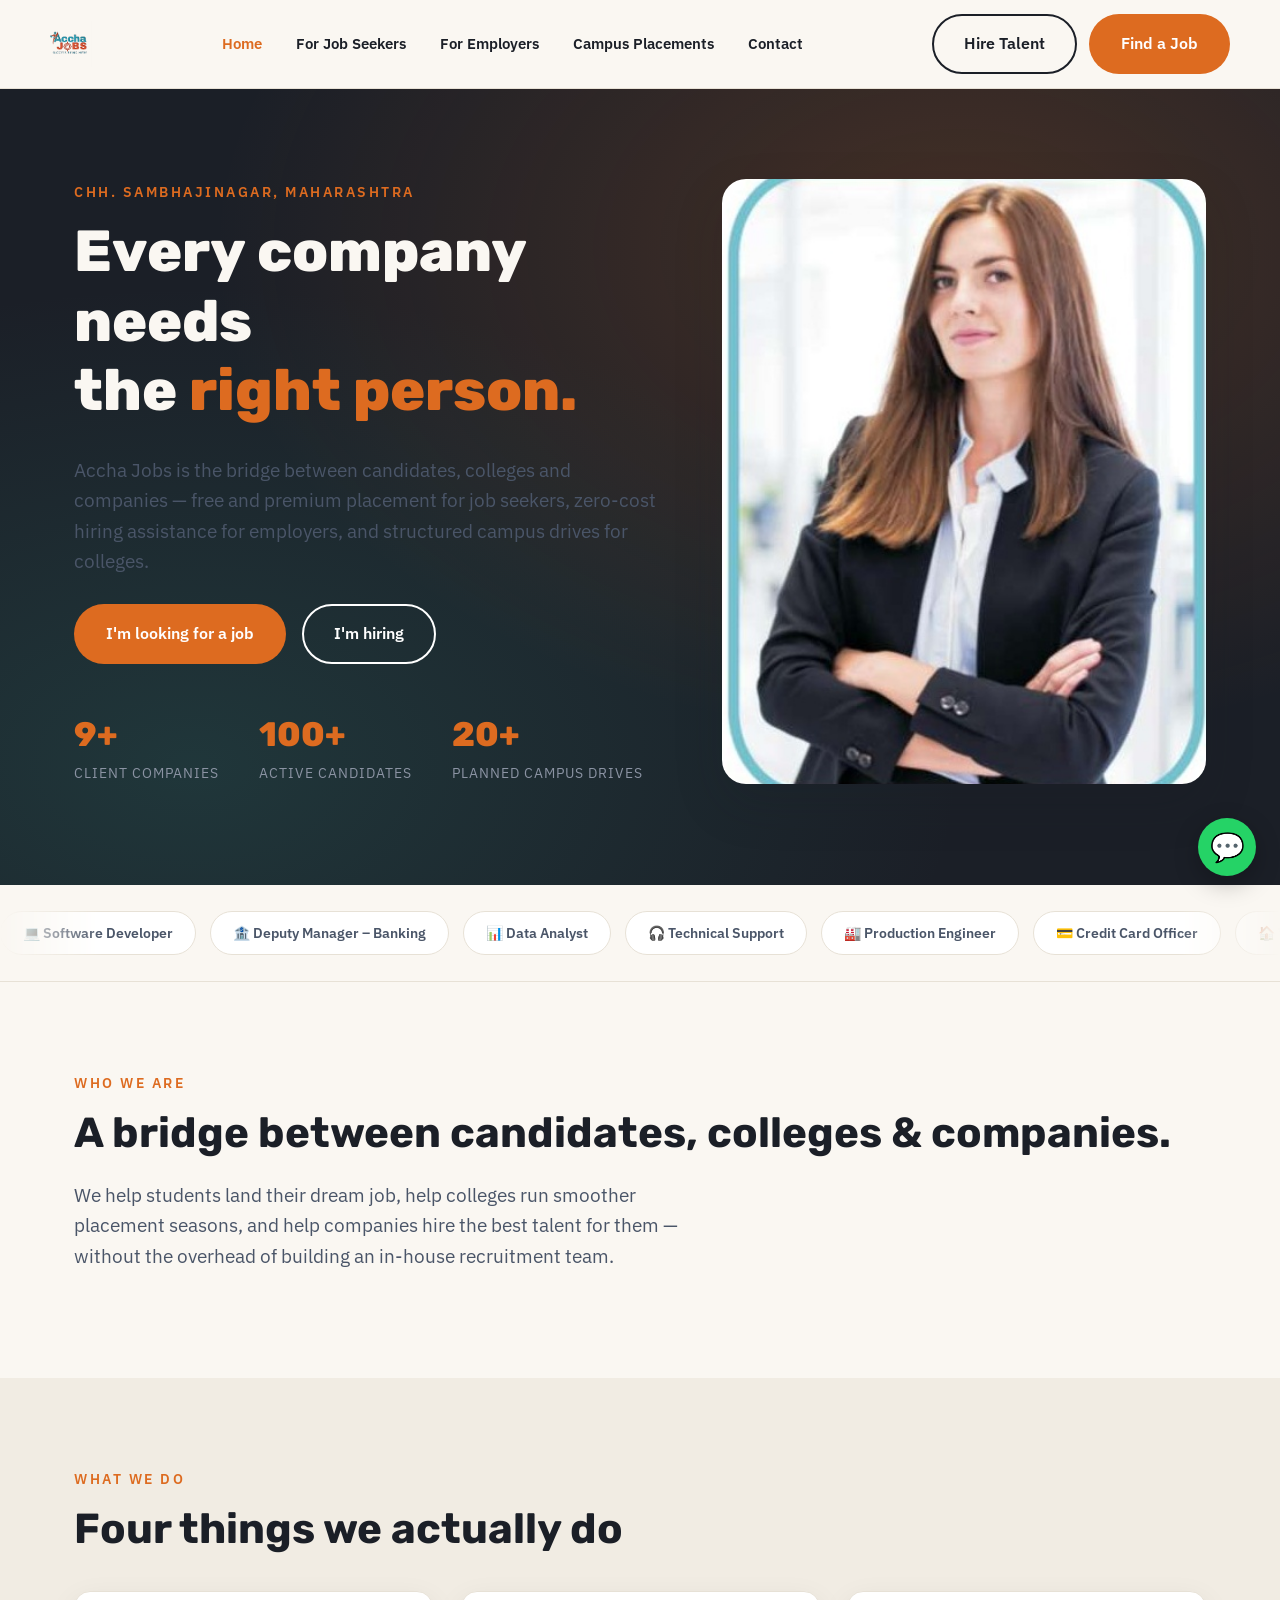
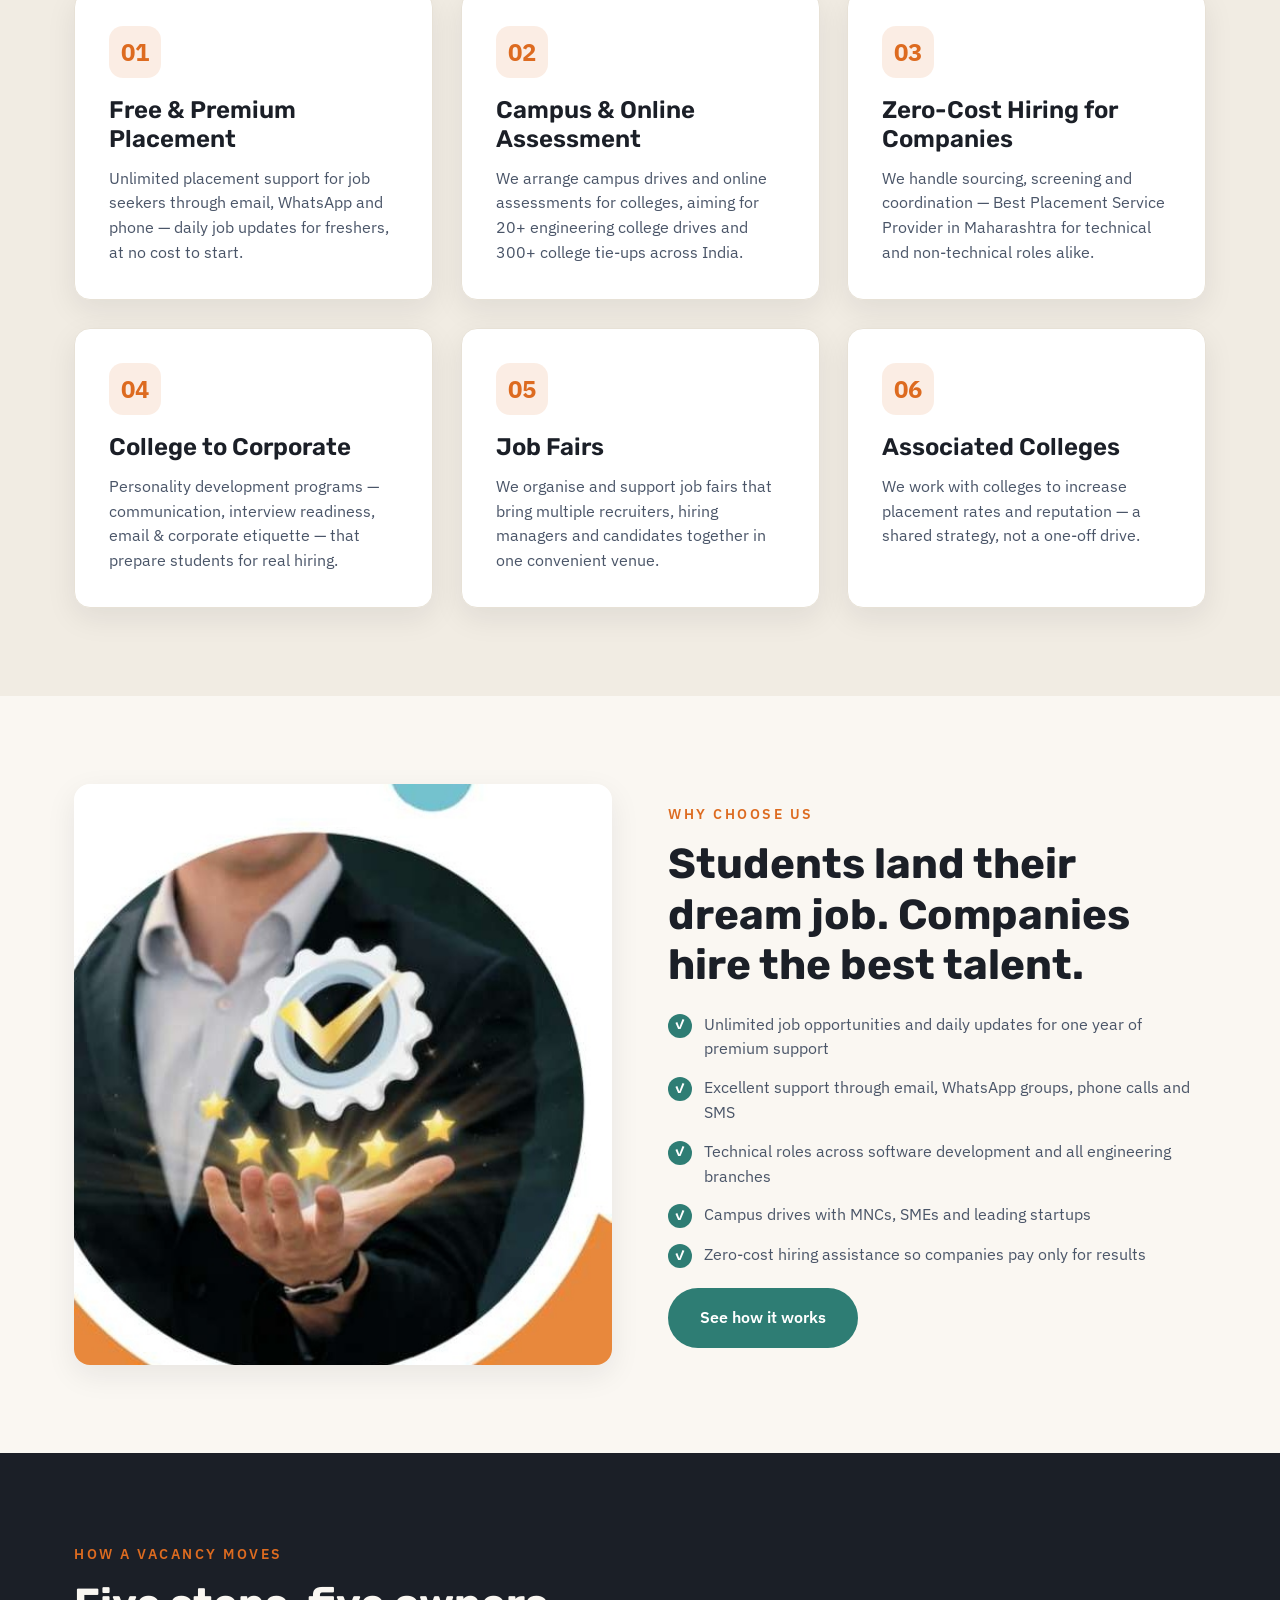
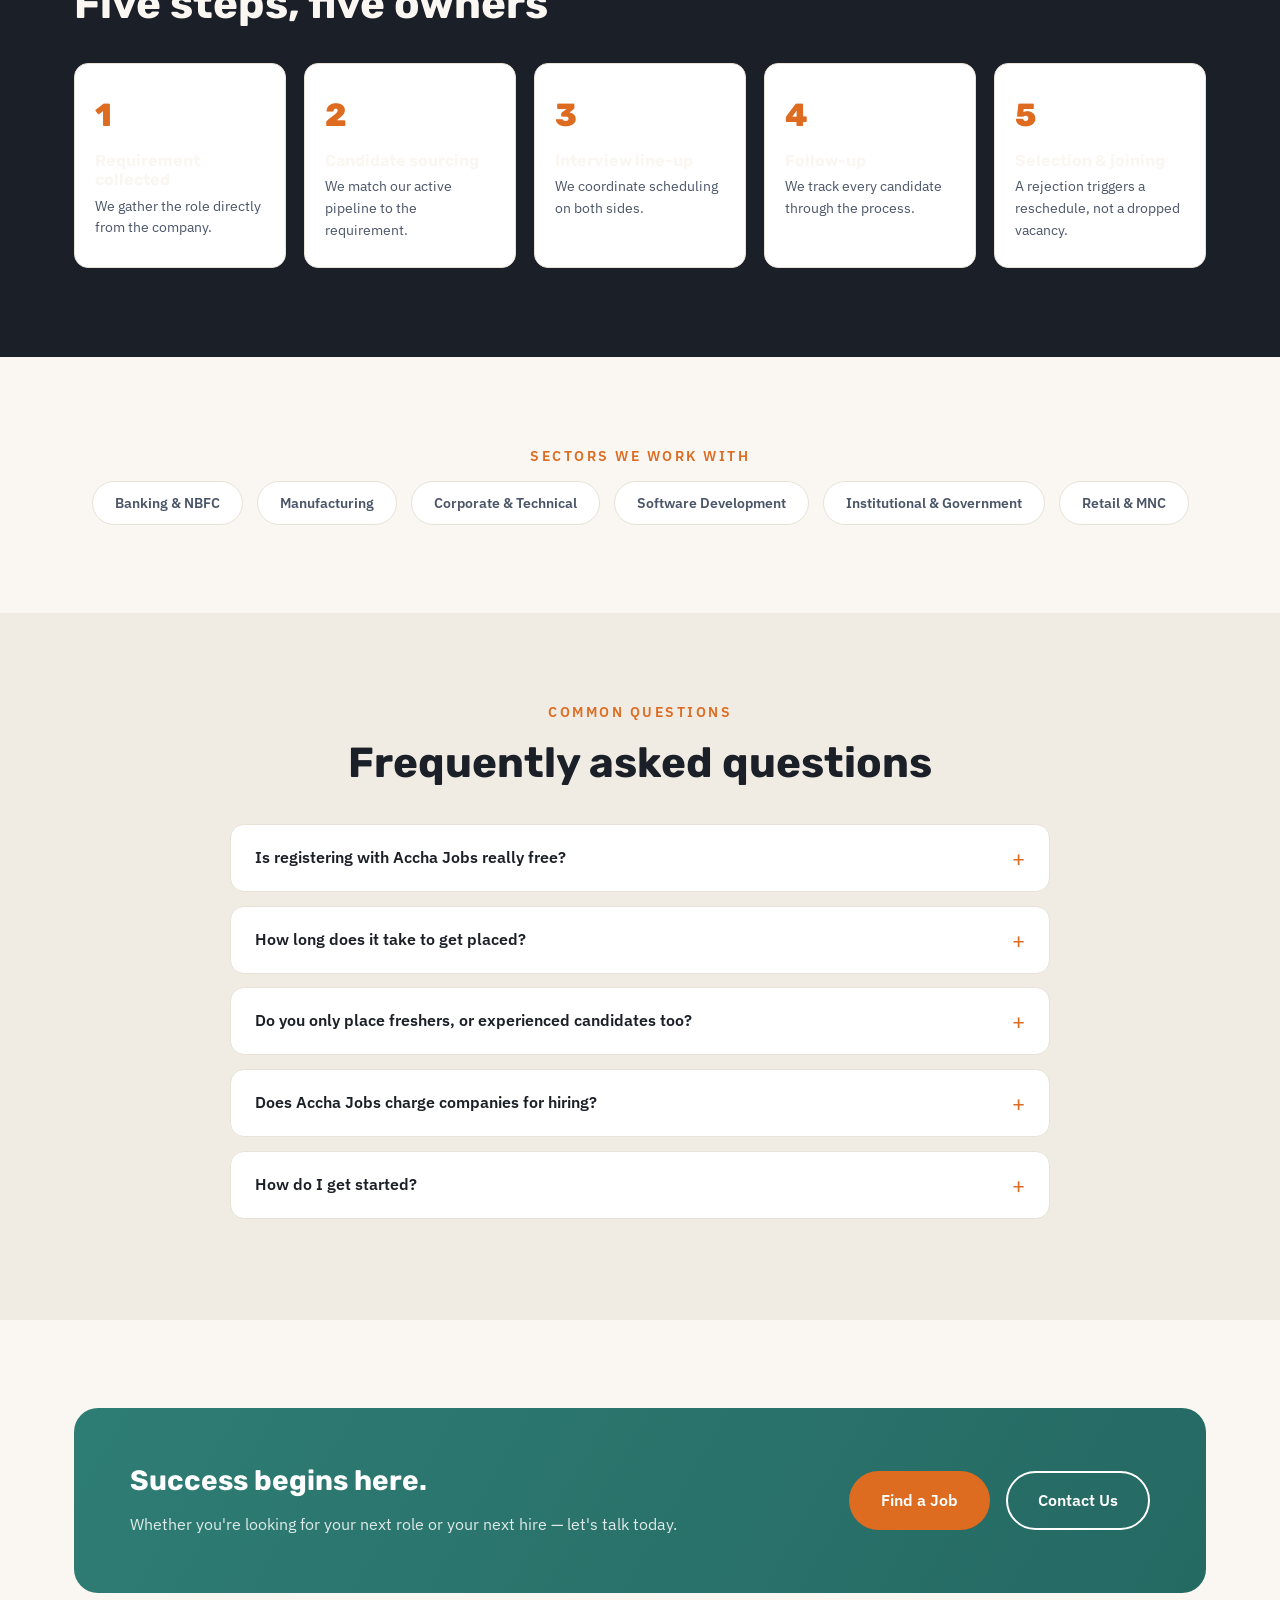
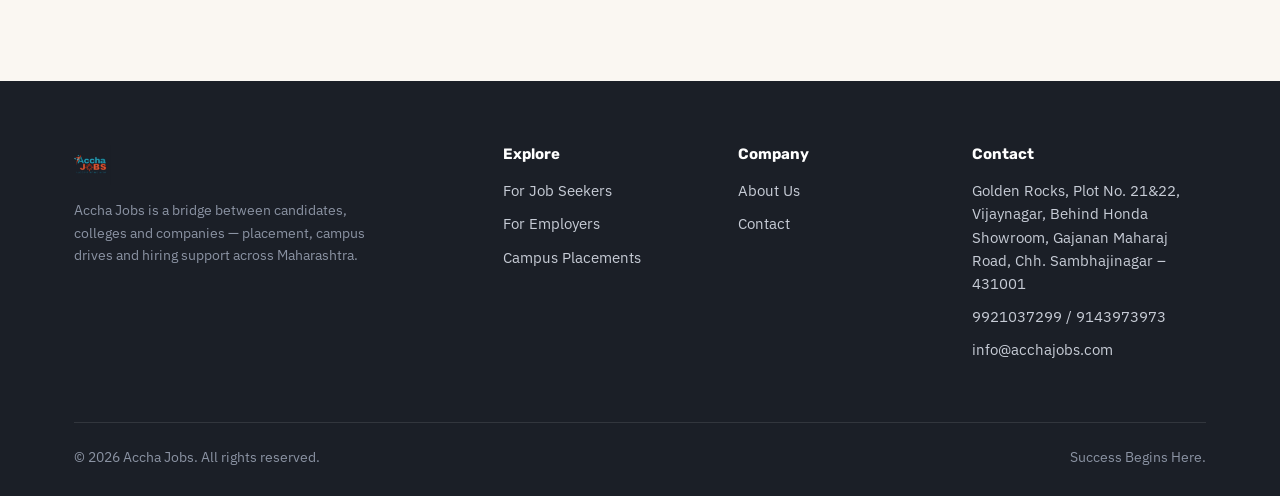
<file: index.html>
<!DOCTYPE html>
<html lang="en">
<head>
<meta charset="UTF-8">
<meta name="viewport" content="width=device-width, initial-scale=1.0">
<title>Accha Jobs — Success Begins Here | Placement Services in Chh. Sambhajinagar</title>
<meta name="description" content="Accha Jobs is a bridge between candidates, colleges and companies — campus placements, premium placement service, and zero-cost hiring assistance across Maharashtra.">
<link rel="icon" href="assets/img/logo.png">
<link rel="preconnect" href="https://fonts.googleapis.com">
<link href="https://fonts.googleapis.com/css2?family=Rubik:wght@500;600;700;800&family=IBM+Plex+Sans:wght@400;500;600&display=swap" rel="stylesheet">
<link rel="stylesheet" href="assets/css/style.css">
</head>
<body>

<header class="site-header">
  <div class="container nav">
    <a href="index.html" class="brand"><img src="assets/img/logo.png" alt="Accha Jobs"></a>
    <nav class="nav-links">
      <a href="index.html" class="active">Home</a>
      <a href="for-job-seekers.html">For Job Seekers</a>
      <a href="for-employers.html">For Employers</a>
      <a href="campus-placements.html">Campus Placements</a>
      <a href="contact.html">Contact</a>
      <div class="nav-cta-mobile">
        <a href="for-job-seekers.html" class="btn btn--primary btn--block">Find a Job</a>
        <a href="for-employers.html" class="btn btn--dark-outline btn--block">Hire Talent</a>
      </div>
    </nav>
    <div class="nav-cta">
      <a href="for-employers.html" class="btn btn--dark-outline">Hire Talent</a>
      <a href="for-job-seekers.html" class="btn btn--primary">Find a Job</a>
    </div>
    <button class="nav-toggle" aria-label="Menu">☰</button>
  </div>
</header>

<section class="hero">
  <div class="container hero-grid">
    <div>
      <p class="kicker">Chh. Sambhajinagar, Maharashtra</p>
      <h1>Every company needs<br>the <span class="accent">right person.</span></h1>
      <p class="lead">Accha Jobs is the bridge between candidates, colleges and companies — free and premium placement for job seekers, zero-cost hiring assistance for employers, and structured campus drives for colleges.</p>
      <div class="btn-row" style="margin-top:28px;">
        <a href="for-job-seekers.html" class="btn btn--primary">I'm looking for a job</a>
        <a href="for-employers.html" class="btn btn--outline">I'm hiring</a>
      </div>
      <div class="stat-strip">
        <div><div class="stat-num">9+</div><div class="stat-label">Client Companies</div></div>
        <div><div class="stat-num">100+</div><div class="stat-label">Active Candidates</div></div>
        <div><div class="stat-num">20+</div><div class="stat-label">Planned Campus Drives</div></div>
      </div>
    </div>
    <div class="hero-photo">
      <img src="assets/img/woman.jpg" alt="Professional candidate placed through Accha Jobs">
    </div>
  </div>
</section>

<section class="section--tight" style="padding:26px 0;border-bottom:1px solid var(--border);">
  <div class="ticker">
    <div class="ticker-track">
      <span class="ticker-pill">💻 Software Developer</span>
      <span class="ticker-pill">🏦 Deputy Manager – Banking</span>
      <span class="ticker-pill">📊 Data Analyst</span>
      <span class="ticker-pill">🎧 Technical Support</span>
      <span class="ticker-pill">🏭 Production Engineer</span>
      <span class="ticker-pill">💳 Credit Card Officer</span>
      <span class="ticker-pill">🏠 Work From Home Roles</span>
      <span class="ticker-pill">📈 Sales Executive</span>
      <span class="ticker-pill">🎓 Campus Fresher Hiring</span>
      <span class="ticker-pill">🛠️ Manufacturing &amp; Institutional</span>
    </div>
  </div>
</section>

<section class="section">
  <div class="container">
    <p class="kicker">Who We Are</p>
    <h2 class="h2">A bridge between candidates, colleges &amp; companies.</h2>
    <p class="lead">We help students land their dream job, help colleges run smoother placement seasons, and help companies hire the best talent for them — without the overhead of building an in-house recruitment team.</p>
  </div>
</section>

<section class="section section--alt">
  <div class="container">
    <p class="kicker">What We Do</p>
    <h2 class="h2" style="margin-bottom:36px;">Four things we actually do</h2>
    <div class="grid grid--3">
      <div class="card">
        <div class="icon-badge">01</div>
        <h3 class="h3">Free &amp; Premium Placement</h3>
        <p>Unlimited placement support for job seekers through email, WhatsApp and phone — daily job updates for freshers, at no cost to start.</p>
      </div>
      <div class="card">
        <div class="icon-badge">02</div>
        <h3 class="h3">Campus &amp; Online Assessment</h3>
        <p>We arrange campus drives and online assessments for colleges, aiming for 20+ engineering college drives and 300+ college tie-ups across India.</p>
      </div>
      <div class="card">
        <div class="icon-badge">03</div>
        <h3 class="h3">Zero-Cost Hiring for Companies</h3>
        <p>We handle sourcing, screening and coordination — Best Placement Service Provider in Maharashtra for technical and non-technical roles alike.</p>
      </div>
      <div class="card">
        <div class="icon-badge">04</div>
        <h3 class="h3">College to Corporate</h3>
        <p>Personality development programs — communication, interview readiness, email &amp; corporate etiquette — that prepare students for real hiring.</p>
      </div>
      <div class="card">
        <div class="icon-badge">05</div>
        <h3 class="h3">Job Fairs</h3>
        <p>We organise and support job fairs that bring multiple recruiters, hiring managers and candidates together in one convenient venue.</p>
      </div>
      <div class="card">
        <div class="icon-badge">06</div>
        <h3 class="h3">Associated Colleges</h3>
        <p>We work with colleges to increase placement rates and reputation — a shared strategy, not a one-off drive.</p>
      </div>
    </div>
  </div>
</section>

<section class="section">
  <div class="container split">
    <div class="split-photo">
      <img src="assets/img/stars-hand.jpg" alt="Support and results for job seekers">
    </div>
    <div>
      <p class="kicker">Why Choose Us</p>
      <h2 class="h2">Students land their dream job. Companies hire the best talent.</h2>
      <ul class="check-list">
        <li>Unlimited job opportunities and daily updates for one year of premium support</li>
        <li>Excellent support through email, WhatsApp groups, phone calls and SMS</li>
        <li>Technical roles across software development and all engineering branches</li>
        <li>Campus drives with MNCs, SMEs and leading startups</li>
        <li>Zero-cost hiring assistance so companies pay only for results</li>
      </ul>
      <a href="for-job-seekers.html" class="btn btn--teal">See how it works</a>
    </div>
  </div>
</section>

<section class="section section--dark">
  <div class="container">
    <p class="kicker">How a vacancy moves</p>
    <h2 class="h2" style="margin-bottom:34px;">Five steps, five owners</h2>
    <div class="steps">
      <div class="step"><div class="step-num">1</div><h4>Requirement collected</h4><p>We gather the role directly from the company.</p></div>
      <div class="step"><div class="step-num">2</div><h4>Candidate sourcing</h4><p>We match our active pipeline to the requirement.</p></div>
      <div class="step"><div class="step-num">3</div><h4>Interview line-up</h4><p>We coordinate scheduling on both sides.</p></div>
      <div class="step"><div class="step-num">4</div><h4>Follow-up</h4><p>We track every candidate through the process.</p></div>
      <div class="step"><div class="step-num">5</div><h4>Selection &amp; joining</h4><p>A rejection triggers a reschedule, not a dropped vacancy.</p></div>
    </div>
  </div>
</section>

<section class="section">
  <div class="container">
    <p class="kicker" style="text-align:center;display:block;">Sectors We Work With</p>
    <div class="logo-strip">
      <span class="logo-pill">Banking &amp; NBFC</span>
      <span class="logo-pill">Manufacturing</span>
      <span class="logo-pill">Corporate &amp; Technical</span>
      <span class="logo-pill">Software Development</span>
      <span class="logo-pill">Institutional &amp; Government</span>
      <span class="logo-pill">Retail &amp; MNC</span>
    </div>
  </div>
</section>

<section class="section section--alt">
  <div class="container">
    <p class="kicker" style="text-align:center;display:block;">Common Questions</p>
    <h2 class="h2" style="text-align:center;margin-bottom:36px;">Frequently asked questions</h2>
    <div class="faq-list">
      <div class="faq-item">
        <div class="faq-q">Is registering with Accha Jobs really free?</div>
        <div class="faq-a"><p>Yes. Free Placement lets you register your profile at no cost — we match you against live company requirements as they come in. Premium Placement is an optional paid upgrade for unlimited calls and priority updates.</p></div>
      </div>
      <div class="faq-item">
        <div class="faq-q">How long does it take to get placed?</div>
        <div class="faq-a"><p>It depends on your role, experience and current openings in our active pipeline. Premium members get daily updates and faster follow-up, which typically shortens the timeline.</p></div>
      </div>
      <div class="faq-item">
        <div class="faq-q">Do you only place freshers, or experienced candidates too?</div>
        <div class="faq-a"><p>Both. We work with freshers through campus drives and our College to Corporate program, and with experienced candidates across technical, banking, industrial and corporate roles.</p></div>
      </div>
      <div class="faq-item">
        <div class="faq-q">Does Accha Jobs charge companies for hiring?</div>
        <div class="faq-a"><p>We offer zero-cost hiring assistance for companies — sourcing, screening and coordination handled end-to-end, so you pay only for results.</p></div>
      </div>
      <div class="faq-item">
        <div class="faq-q">How do I get started?</div>
        <div class="faq-a"><p>Fill the form on our For Job Seekers or For Employers page — it opens directly in WhatsApp with your details pre-filled, and our team gets back to you from there.</p></div>
      </div>
    </div>
  </div>
</section>

<section class="section">
  <div class="container">
    <div class="cta-banner">
      <div>
        <h2>Success begins here.</h2>
        <p>Whether you're looking for your next role or your next hire — let's talk today.</p>
      </div>
      <div class="btn-row">
        <a href="for-job-seekers.html" class="btn btn--primary">Find a Job</a>
        <a href="contact.html" class="btn btn--outline">Contact Us</a>
      </div>
    </div>
  </div>
</section>

<footer class="site-footer">
  <div class="container">
    <div class="footer-grid">
      <div class="footer-brand">
        <img src="assets/img/logo.png" alt="Accha Jobs">
        <p>Accha Jobs is a bridge between candidates, colleges and companies — placement, campus drives and hiring support across Maharashtra.</p>
      </div>
      <div>
        <h4>Explore</h4>
        <ul>
          <li><a href="for-job-seekers.html">For Job Seekers</a></li>
          <li><a href="for-employers.html">For Employers</a></li>
          <li><a href="campus-placements.html">Campus Placements</a></li>
        </ul>
      </div>
      <div>
        <h4>Company</h4>
        <ul>
          <li><a href="index.html#">About Us</a></li>
          <li><a href="contact.html">Contact</a></li>
        </ul>
      </div>
      <div>
        <h4>Contact</h4>
        <ul>
          <li>Golden Rocks, Plot No. 21&amp;22, Vijaynagar, Behind Honda Showroom, Gajanan Maharaj Road, Chh. Sambhajinagar – 431001</li>
          <li>9921037299 / 9143973973</li>
          <li>info@acchajobs.com</li>
        </ul>
      </div>
    </div>
    <div class="footer-bottom">
      <span>© 2026 Accha Jobs. All rights reserved.</span>
      <span>Success Begins Here.</span>
    </div>
  </div>
</footer>

<a class="wa-float" href="https://wa.me/919921037299" target="_blank" aria-label="Chat on WhatsApp">💬</a>
<script src="assets/js/main.js"></script>
</body>
</html>
</file>
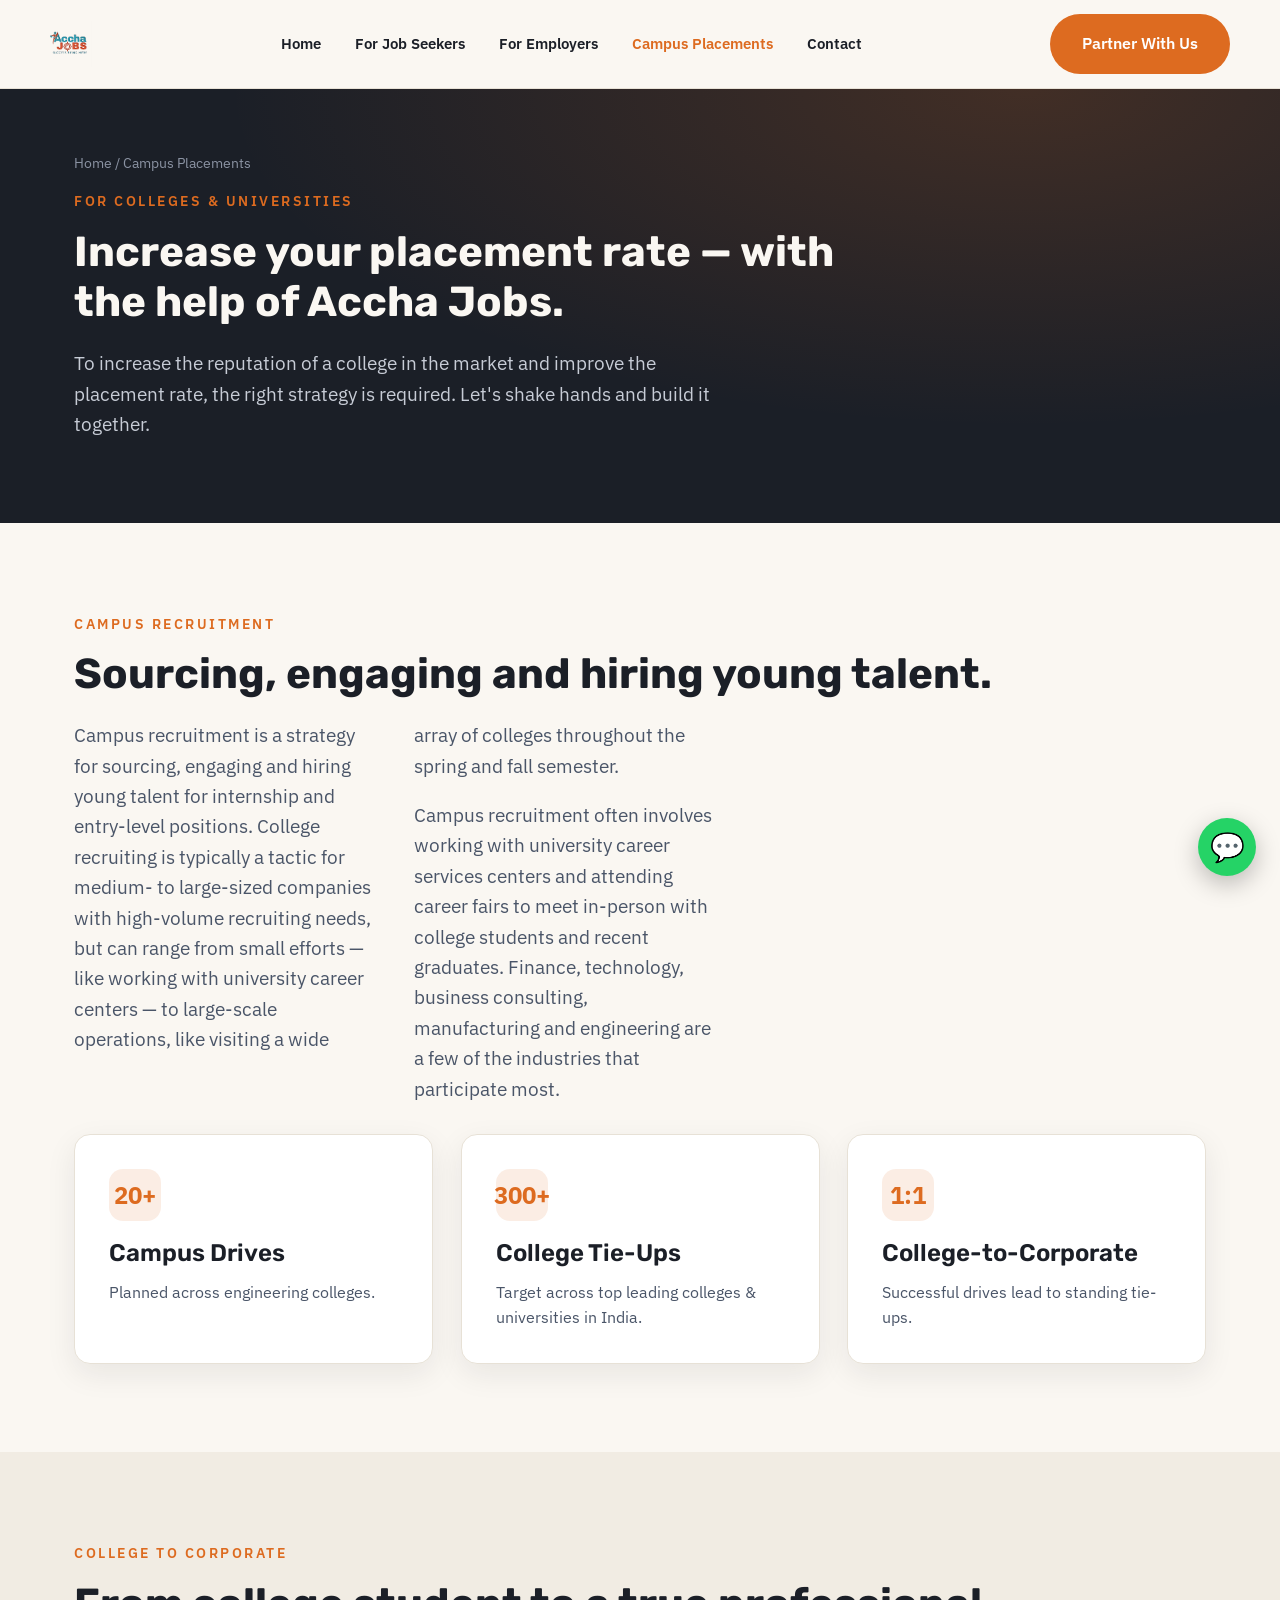
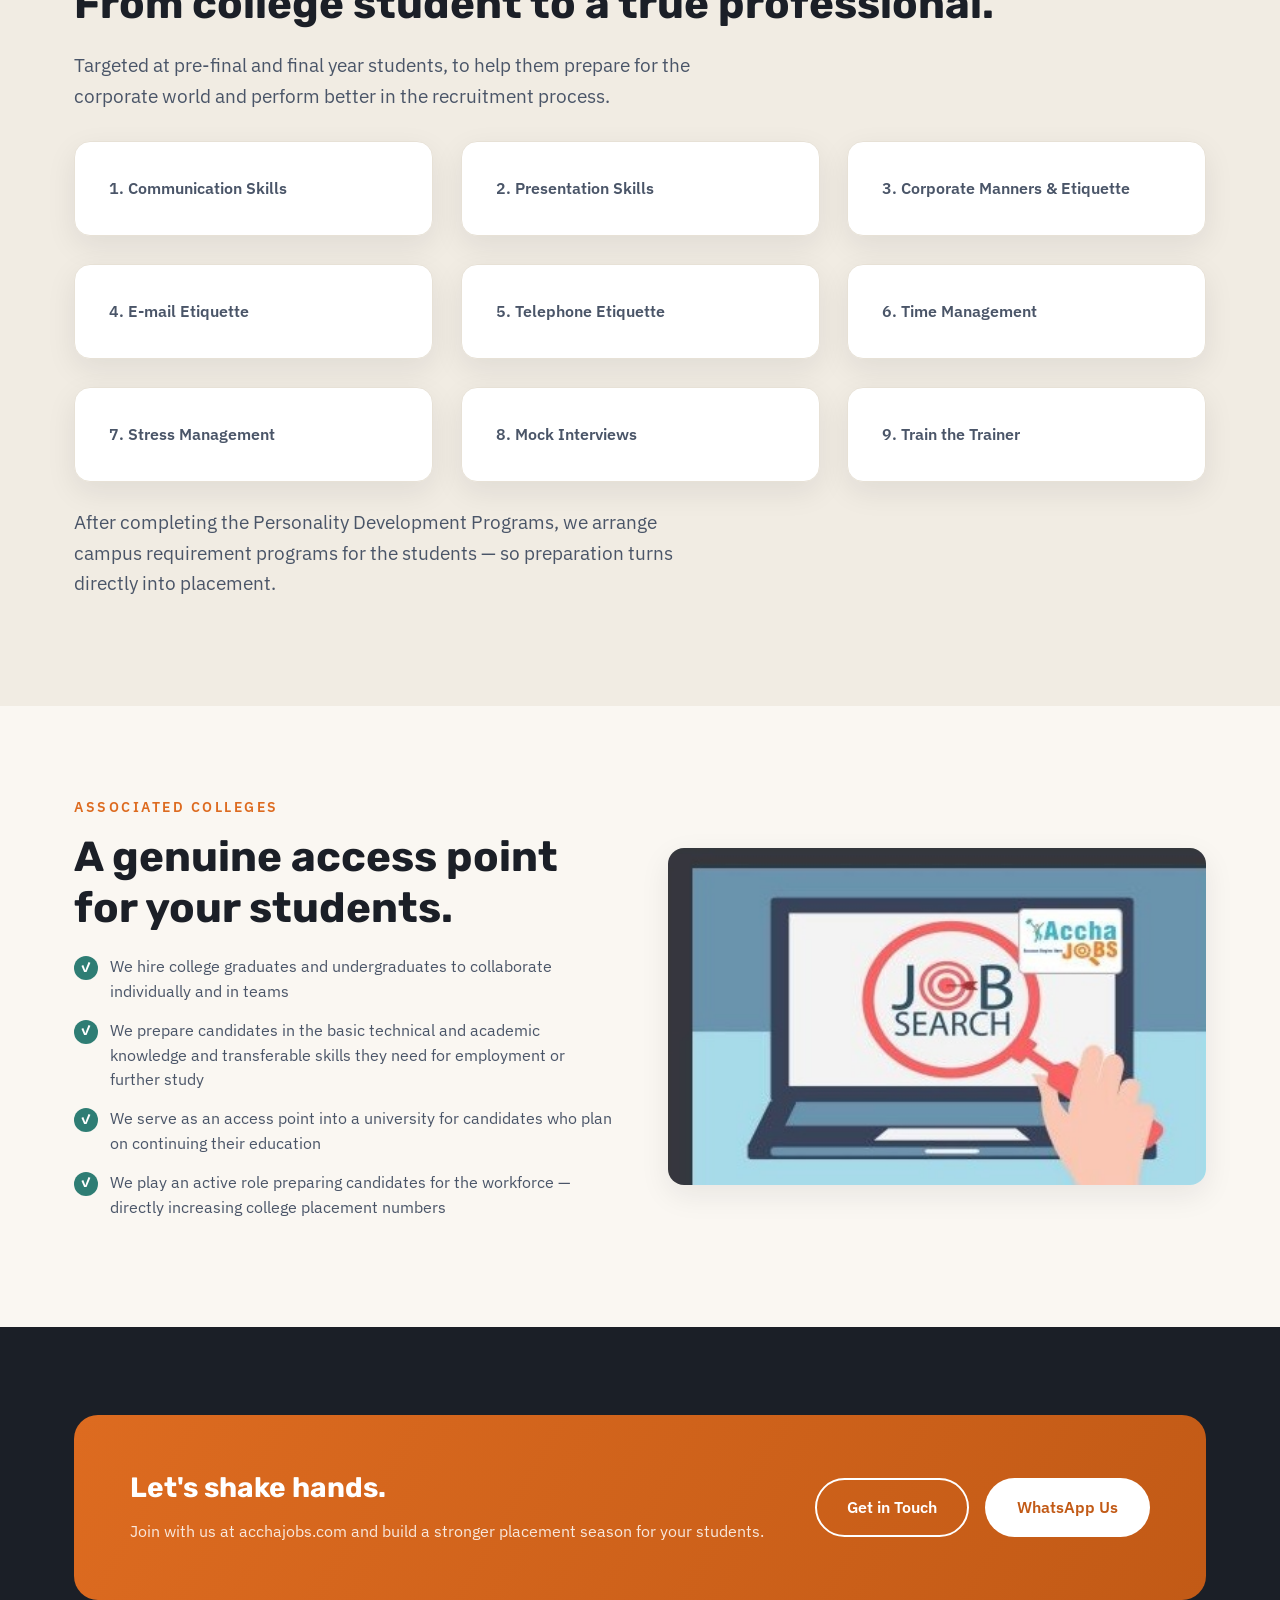
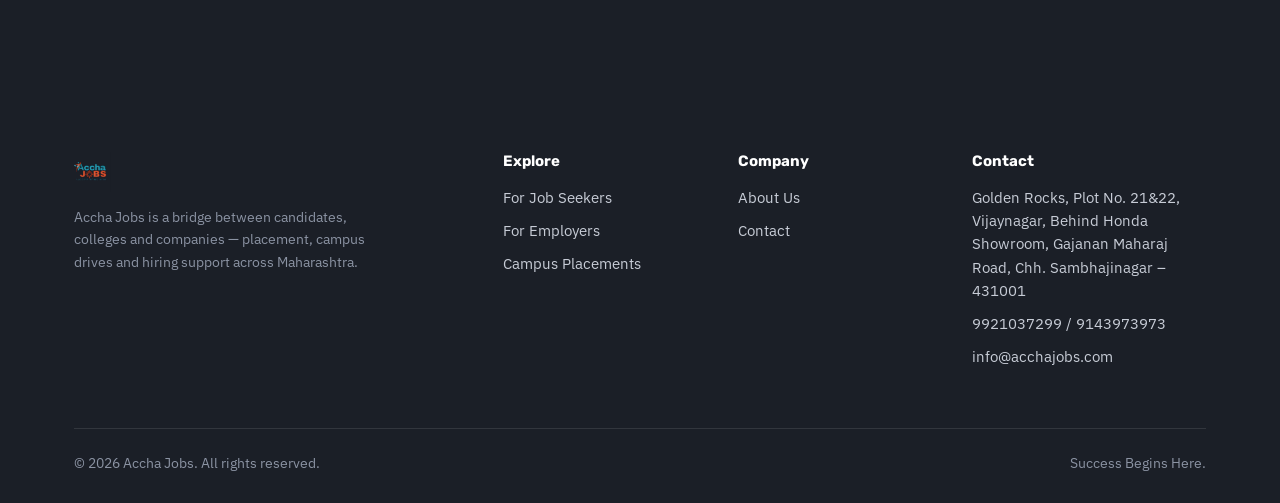
<file: campus-placements.html>
<!DOCTYPE html>
<html lang="en">
<head>
<meta charset="UTF-8">
<meta name="viewport" content="width=device-width, initial-scale=1.0">
<title>Campus Placements — Accha Jobs</title>
<meta name="description" content="Campus recruitment drives, online assessments and College to Corporate personality development programs for colleges and universities.">
<link rel="icon" href="assets/img/logo.png">
<link rel="preconnect" href="https://fonts.googleapis.com">
<link href="https://fonts.googleapis.com/css2?family=Rubik:wght@500;600;700;800&family=IBM+Plex+Sans:wght@400;500;600&display=swap" rel="stylesheet">
<link rel="stylesheet" href="assets/css/style.css">
</head>
<body>

<header class="site-header">
  <div class="container nav">
    <a href="index.html" class="brand"><img src="assets/img/logo.png" alt="Accha Jobs"></a>
    <nav class="nav-links">
      <a href="index.html">Home</a>
      <a href="for-job-seekers.html">For Job Seekers</a>
      <a href="for-employers.html">For Employers</a>
      <a href="campus-placements.html" class="active">Campus Placements</a>
      <a href="contact.html">Contact</a>
      <div class="nav-cta-mobile">
        <a href="#partner" class="btn btn--primary btn--block">Partner With Us</a>
      </div>
    </nav>
    <div class="nav-cta">
      <a href="#partner" class="btn btn--primary">Partner With Us</a>
    </div>
    <button class="nav-toggle" aria-label="Menu">☰</button>
  </div>
</header>

<section class="page-hero">
  <div class="container">
    <p class="breadcrumb"><a href="index.html">Home</a> / Campus Placements</p>
    <p class="kicker">For Colleges &amp; Universities</p>
    <h1 class="h2" style="max-width:760px;">Increase your placement rate — with the help of Accha Jobs.</h1>
    <p class="lead" style="color:#C7CCD6;max-width:640px;">To increase the reputation of a college in the market and improve the placement rate, the right strategy is required. Let's shake hands and build it together.</p>
  </div>
</section>

<section class="section">
  <div class="container">
    <p class="kicker">Campus Recruitment</p>
    <h2 class="h2">Sourcing, engaging and hiring young talent.</h2>
    <div class="two-col-text lead" style="color:var(--gray);">
      <p>Campus recruitment is a strategy for sourcing, engaging and hiring young talent for internship and entry-level positions. College recruiting is typically a tactic for medium- to large-sized companies with high-volume recruiting needs, but can range from small efforts — like working with university career centers — to large-scale operations, like visiting a wide array of colleges throughout the spring and fall semester.</p>
      <p>Campus recruitment often involves working with university career services centers and attending career fairs to meet in-person with college students and recent graduates. Finance, technology, business consulting, manufacturing and engineering are a few of the industries that participate most.</p>
    </div>
    <div class="grid grid--3" style="margin-top:30px;">
      <div class="card"><div class="icon-badge">20+</div><h3 class="h3">Campus Drives</h3><p>Planned across engineering colleges.</p></div>
      <div class="card"><div class="icon-badge">300+</div><h3 class="h3">College Tie-Ups</h3><p>Target across top leading colleges &amp; universities in India.</p></div>
      <div class="card"><div class="icon-badge">1:1</div><h3 class="h3">College-to-Corporate</h3><p>Successful drives lead to standing tie-ups.</p></div>
    </div>
  </div>
</section>

<section class="section section--alt">
  <div class="container">
    <p class="kicker">College to Corporate</p>
    <h2 class="h2">From college student to a true professional.</h2>
    <p class="lead">Targeted at pre-final and final year students, to help them prepare for the corporate world and perform better in the recruitment process.</p>
    <div class="grid grid--3" style="margin-top:30px;">
      <div class="card"><p style="margin:0;font-weight:600;">1. Communication Skills</p></div>
      <div class="card"><p style="margin:0;font-weight:600;">2. Presentation Skills</p></div>
      <div class="card"><p style="margin:0;font-weight:600;">3. Corporate Manners &amp; Etiquette</p></div>
      <div class="card"><p style="margin:0;font-weight:600;">4. E-mail Etiquette</p></div>
      <div class="card"><p style="margin:0;font-weight:600;">5. Telephone Etiquette</p></div>
      <div class="card"><p style="margin:0;font-weight:600;">6. Time Management</p></div>
      <div class="card"><p style="margin:0;font-weight:600;">7. Stress Management</p></div>
      <div class="card"><p style="margin:0;font-weight:600;">8. Mock Interviews</p></div>
      <div class="card"><p style="margin:0;font-weight:600;">9. Train the Trainer</p></div>
    </div>
    <p class="lead" style="margin-top:26px;">After completing the Personality Development Programs, we arrange campus requirement programs for the students — so preparation turns directly into placement.</p>
  </div>
</section>

<section class="section">
  <div class="container split">
    <div>
      <p class="kicker">Associated Colleges</p>
      <h2 class="h2">A genuine access point for your students.</h2>
      <ul class="check-list">
        <li>We hire college graduates and undergraduates to collaborate individually and in teams</li>
        <li>We prepare candidates in the basic technical and academic knowledge and transferable skills they need for employment or further study</li>
        <li>We serve as an access point into a university for candidates who plan on continuing their education</li>
        <li>We play an active role preparing candidates for the workforce — directly increasing college placement numbers</li>
      </ul>
    </div>
    <div class="split-photo">
      <img src="assets/img/job-search.jpg" alt="Campus to career">
    </div>
  </div>
</section>

<section class="section section--dark" id="partner">
  <div class="container">
    <div class="cta-banner" style="background:linear-gradient(120deg,var(--orange),var(--orange-dark));">
      <div>
        <h2>Let's shake hands.</h2>
        <p>Join with us at acchajobs.com and build a stronger placement season for your students.</p>
      </div>
      <div class="btn-row">
        <a href="contact.html" class="btn btn--outline">Get in Touch</a>
        <a href="https://wa.me/919921037299" class="btn btn--primary" style="background:#fff;color:var(--orange-dark);" target="_blank">WhatsApp Us</a>
      </div>
    </div>
  </div>
</section>

<footer class="site-footer">
  <div class="container">
    <div class="footer-grid">
      <div class="footer-brand">
        <img src="assets/img/logo.png" alt="Accha Jobs">
        <p>Accha Jobs is a bridge between candidates, colleges and companies — placement, campus drives and hiring support across Maharashtra.</p>
      </div>
      <div>
        <h4>Explore</h4>
        <ul>
          <li><a href="for-job-seekers.html">For Job Seekers</a></li>
          <li><a href="for-employers.html">For Employers</a></li>
          <li><a href="campus-placements.html">Campus Placements</a></li>
        </ul>
      </div>
      <div>
        <h4>Company</h4>
        <ul>
          <li><a href="index.html">About Us</a></li>
          <li><a href="contact.html">Contact</a></li>
        </ul>
      </div>
      <div>
        <h4>Contact</h4>
        <ul>
          <li>Golden Rocks, Plot No. 21&amp;22, Vijaynagar, Behind Honda Showroom, Gajanan Maharaj Road, Chh. Sambhajinagar – 431001</li>
          <li>9921037299 / 9143973973</li>
          <li>info@acchajobs.com</li>
        </ul>
      </div>
    </div>
    <div class="footer-bottom">
      <span>© 2026 Accha Jobs. All rights reserved.</span>
      <span>Success Begins Here.</span>
    </div>
  </div>
</footer>

<a class="wa-float" href="https://wa.me/919921037299" target="_blank" aria-label="Chat on WhatsApp">💬</a>
<script src="assets/js/main.js"></script>
</body>
</html>
</file>
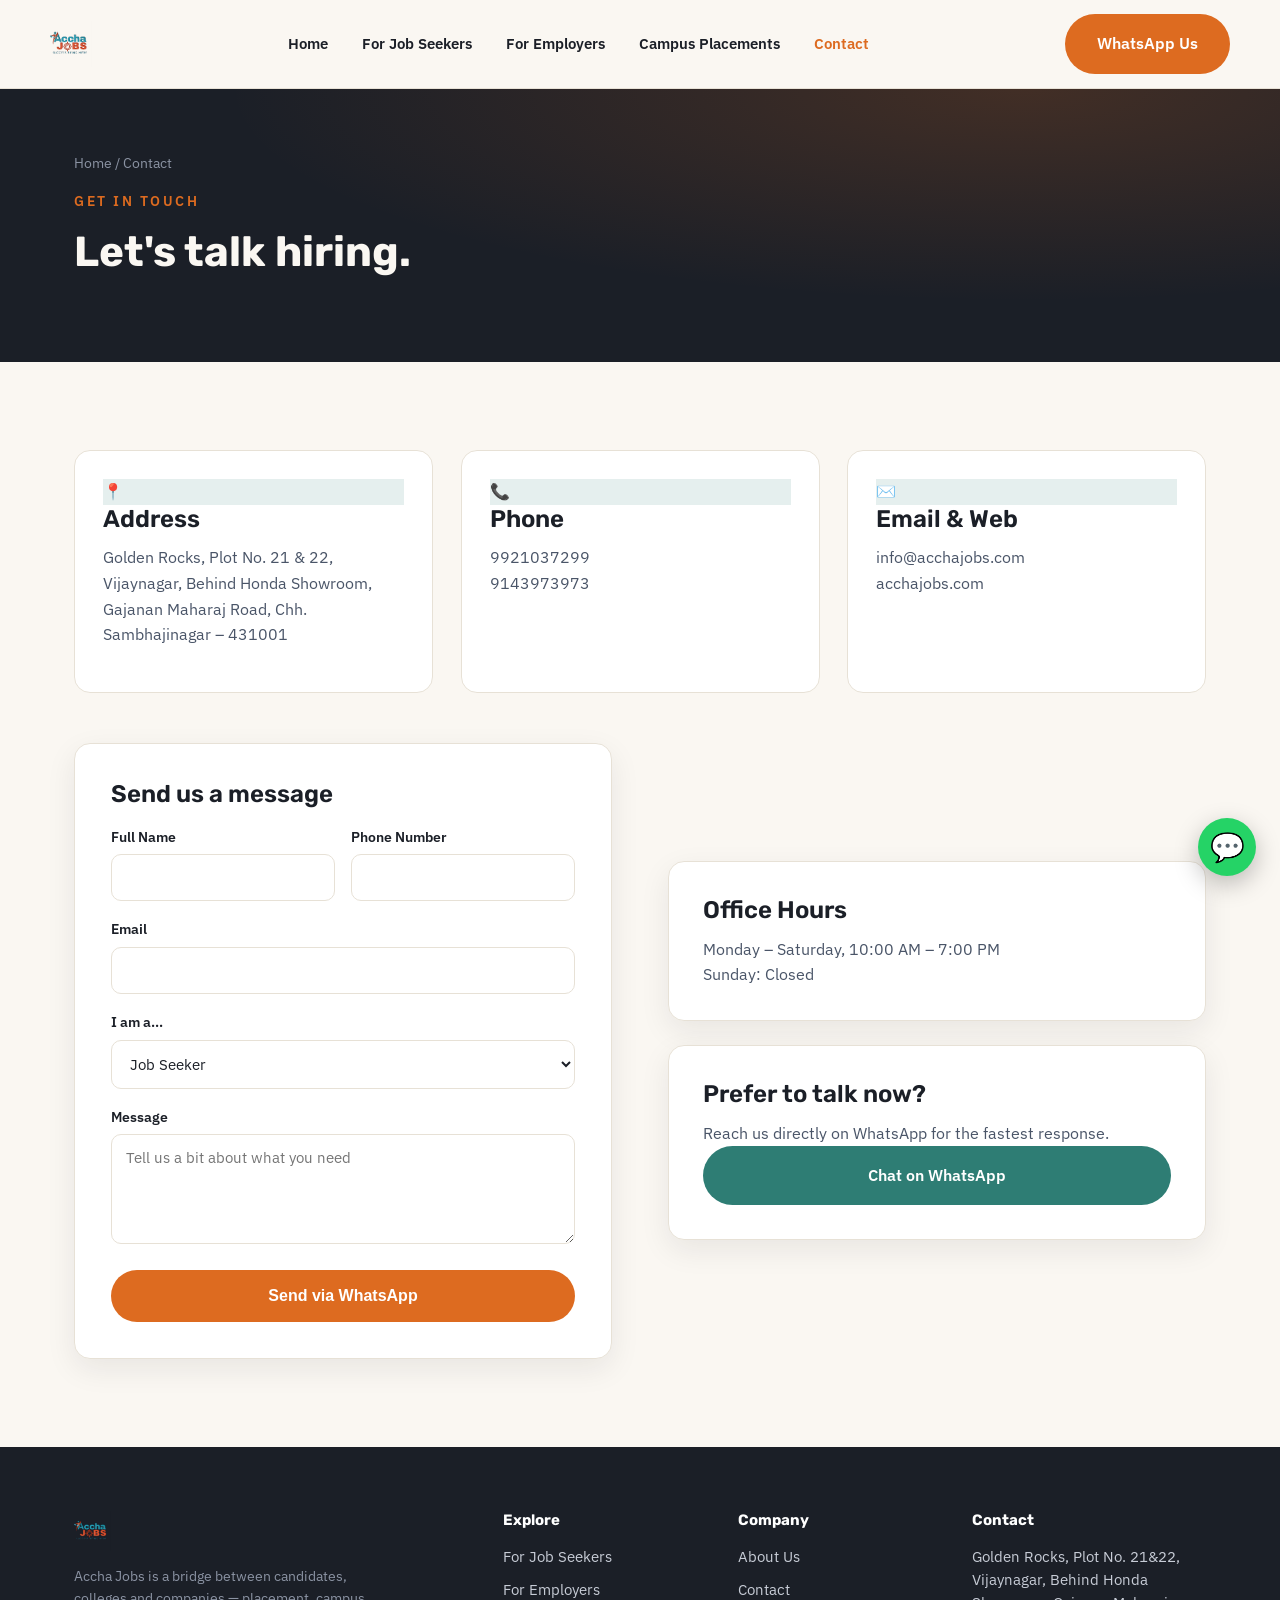
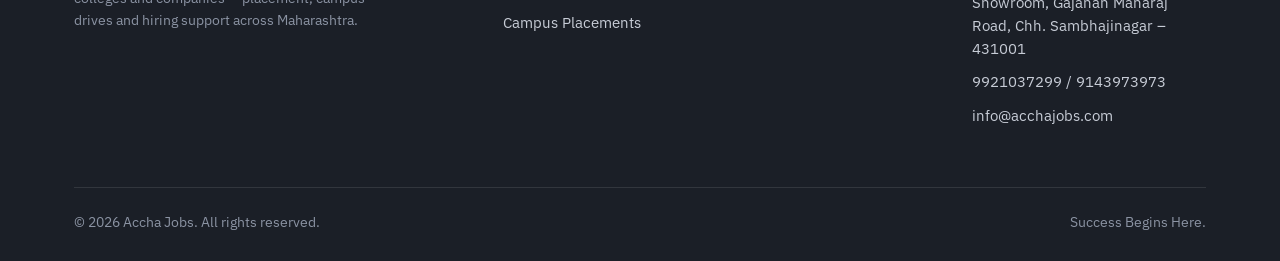
<file: contact.html>
<!DOCTYPE html>
<html lang="en">
<head>
<meta charset="UTF-8">
<meta name="viewport" content="width=device-width, initial-scale=1.0">
<title>Contact Us — Accha Jobs</title>
<meta name="description" content="Get in touch with Accha Jobs — Golden Rocks, Vijaynagar, Chh. Sambhajinagar. Call, WhatsApp or email us.">
<link rel="icon" href="assets/img/logo.png">
<link rel="preconnect" href="https://fonts.googleapis.com">
<link href="https://fonts.googleapis.com/css2?family=Rubik:wght@500;600;700;800&family=IBM+Plex+Sans:wght@400;500;600&display=swap" rel="stylesheet">
<link rel="stylesheet" href="assets/css/style.css">
</head>
<body>

<header class="site-header">
  <div class="container nav">
    <a href="index.html" class="brand"><img src="assets/img/logo.png" alt="Accha Jobs"></a>
    <nav class="nav-links">
      <a href="index.html">Home</a>
      <a href="for-job-seekers.html">For Job Seekers</a>
      <a href="for-employers.html">For Employers</a>
      <a href="campus-placements.html">Campus Placements</a>
      <a href="contact.html" class="active">Contact</a>
    </nav>
    <div class="nav-cta">
      <a href="https://wa.me/919921037299" target="_blank" class="btn btn--primary">WhatsApp Us</a>
    </div>
    <button class="nav-toggle" aria-label="Menu">☰</button>
  </div>
</header>

<section class="page-hero">
  <div class="container">
    <p class="breadcrumb"><a href="index.html">Home</a> / Contact</p>
    <p class="kicker">Get In Touch</p>
    <h1 class="h2">Let's talk hiring.</h1>
  </div>
</section>

<section class="section">
  <div class="container">
    <div class="grid grid--3" style="margin-bottom:50px;">
      <div class="contact-tile">
        <div class="icon-badge">📍</div>
        <h3 class="h3">Address</h3>
        <p style="color:var(--gray);">Golden Rocks, Plot No. 21 &amp; 22, Vijaynagar, Behind Honda Showroom, Gajanan Maharaj Road, Chh. Sambhajinagar – 431001</p>
      </div>
      <div class="contact-tile">
        <div class="icon-badge">📞</div>
        <h3 class="h3">Phone</h3>
        <p style="color:var(--gray);">9921037299<br>9143973973</p>
      </div>
      <div class="contact-tile">
        <div class="icon-badge">✉️</div>
        <h3 class="h3">Email &amp; Web</h3>
        <p style="color:var(--gray);">info@acchajobs.com<br>acchajobs.com</p>
      </div>
    </div>

    <div class="split">
      <div class="form-card">
        <h3 class="h3" style="margin-bottom:18px;">Send us a message</h3>
        <form data-whatsapp="919921037299">
          <div class="form-row">
            <div class="field"><label>Full Name</label><input type="text" name="Name" required></div>
            <div class="field"><label>Phone Number</label><input type="tel" name="Phone" required></div>
          </div>
          <div class="field"><label>Email</label><input type="email" name="Email"></div>
          <div class="field">
            <label>I am a...</label>
            <select name="I am">
              <option>Job Seeker</option>
              <option>Employer</option>
              <option>College / University</option>
              <option>Other</option>
            </select>
          </div>
          <div class="field"><label>Message</label><textarea name="Message" placeholder="Tell us a bit about what you need"></textarea></div>
          <button type="submit" class="btn btn--primary btn--block">Send via WhatsApp</button>
        </form>
      </div>
      <div>
        <div class="card" style="margin-bottom:24px;">
          <h3 class="h3">Office Hours</h3>
          <p style="color:var(--gray);">Monday – Saturday, 10:00 AM – 7:00 PM<br>Sunday: Closed</p>
        </div>
        <div class="card">
          <h3 class="h3">Prefer to talk now?</h3>
          <p style="color:var(--gray);">Reach us directly on WhatsApp for the fastest response.</p>
          <a href="https://wa.me/919921037299" target="_blank" class="btn btn--teal btn--block">Chat on WhatsApp</a>
        </div>
      </div>
    </div>
  </div>
</section>

<footer class="site-footer">
  <div class="container">
    <div class="footer-grid">
      <div class="footer-brand">
        <img src="assets/img/logo.png" alt="Accha Jobs">
        <p>Accha Jobs is a bridge between candidates, colleges and companies — placement, campus drives and hiring support across Maharashtra.</p>
      </div>
      <div>
        <h4>Explore</h4>
        <ul>
          <li><a href="for-job-seekers.html">For Job Seekers</a></li>
          <li><a href="for-employers.html">For Employers</a></li>
          <li><a href="campus-placements.html">Campus Placements</a></li>
        </ul>
      </div>
      <div>
        <h4>Company</h4>
        <ul>
          <li><a href="index.html">About Us</a></li>
          <li><a href="contact.html">Contact</a></li>
        </ul>
      </div>
      <div>
        <h4>Contact</h4>
        <ul>
          <li>Golden Rocks, Plot No. 21&amp;22, Vijaynagar, Behind Honda Showroom, Gajanan Maharaj Road, Chh. Sambhajinagar – 431001</li>
          <li>9921037299 / 9143973973</li>
          <li>info@acchajobs.com</li>
        </ul>
      </div>
    </div>
    <div class="footer-bottom">
      <span>© 2026 Accha Jobs. All rights reserved.</span>
      <span>Success Begins Here.</span>
    </div>
  </div>
</footer>

<a class="wa-float" href="https://wa.me/919921037299" target="_blank" aria-label="Chat on WhatsApp">💬</a>
<script src="assets/js/main.js"></script>
</body>
</html>
</file>
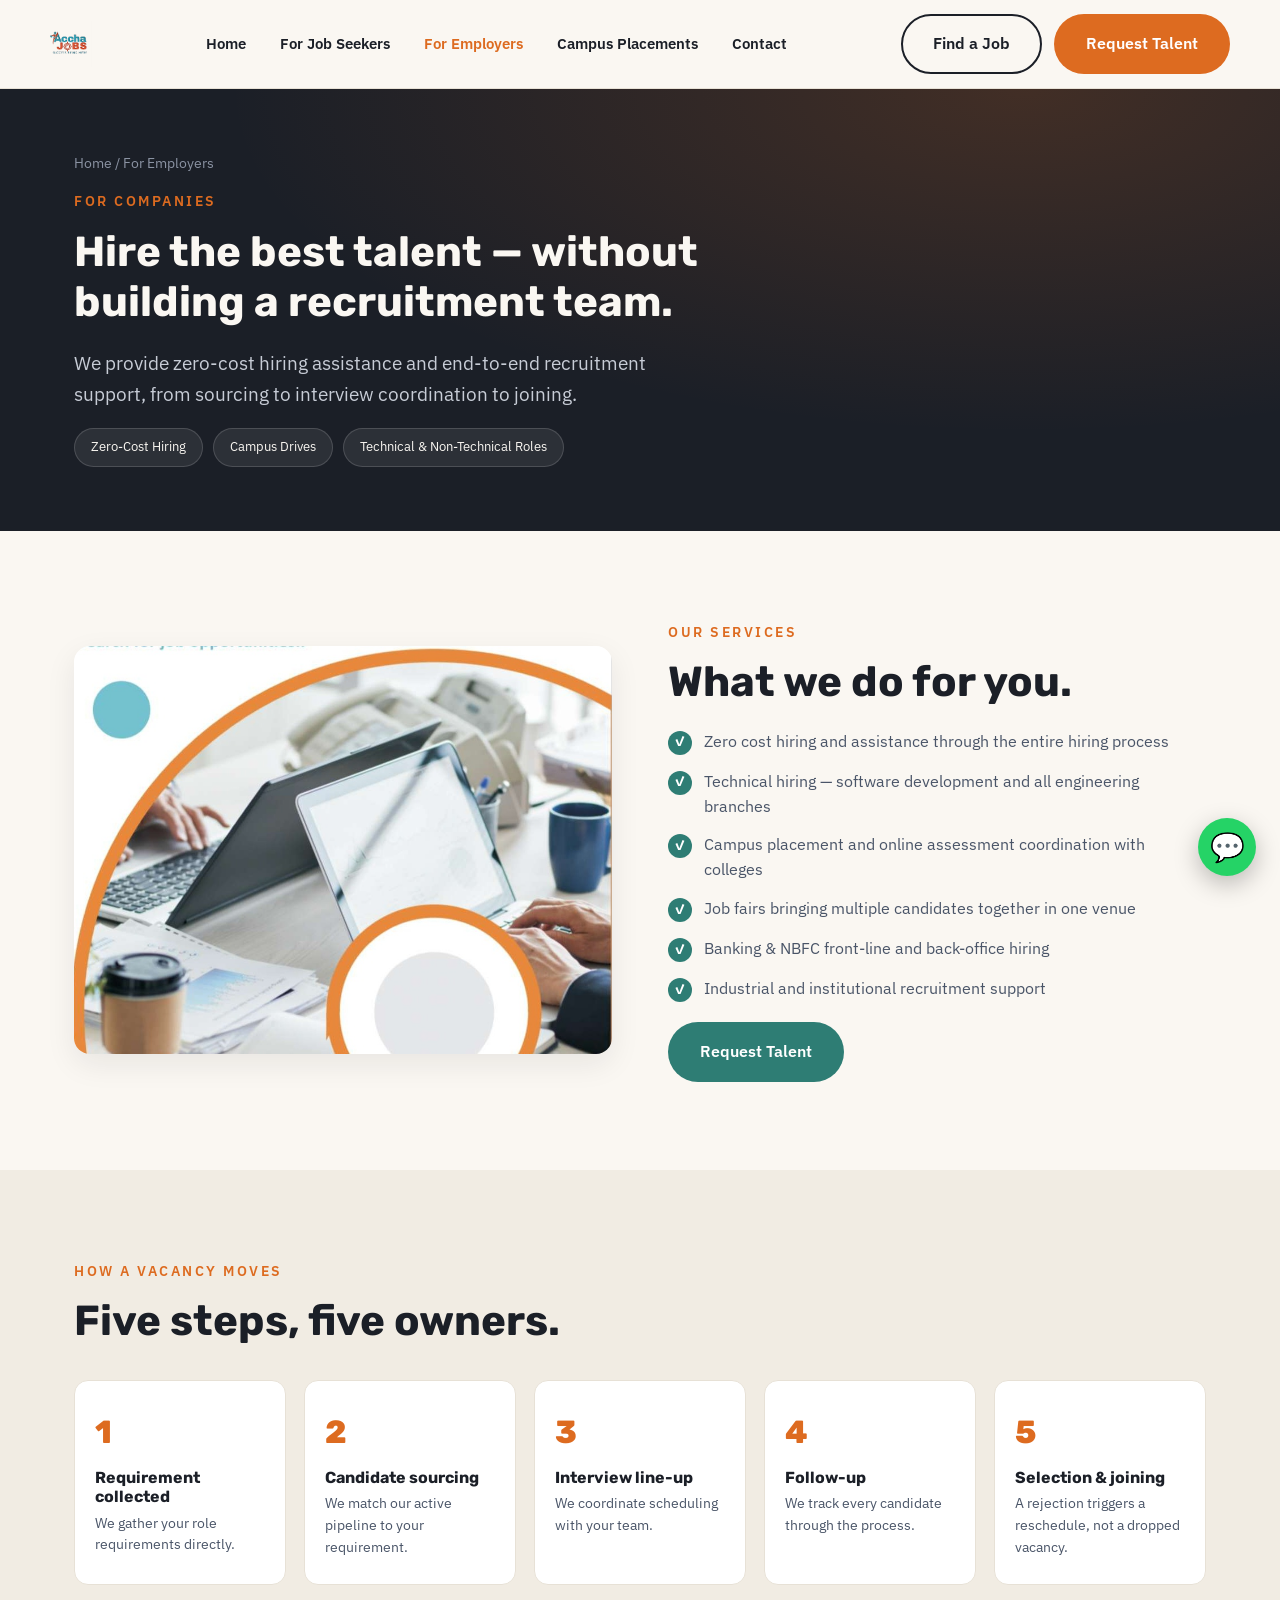
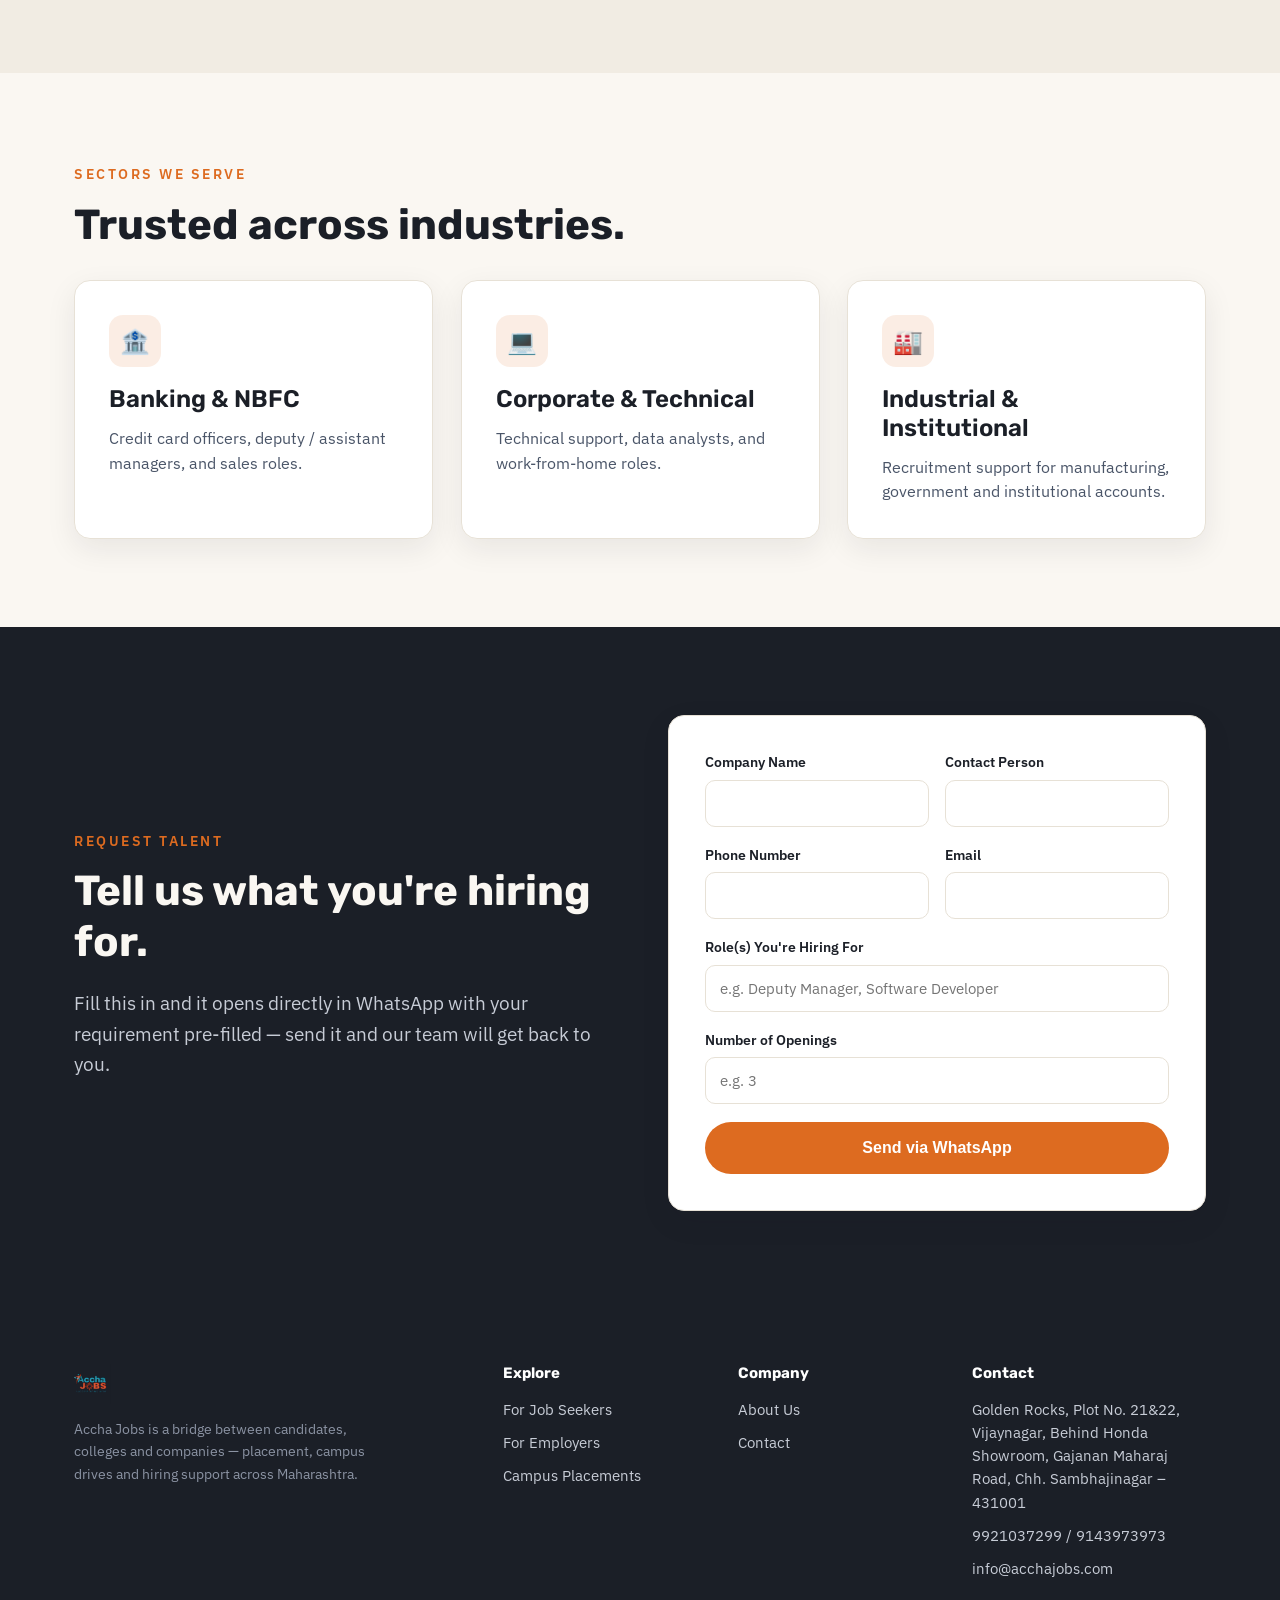
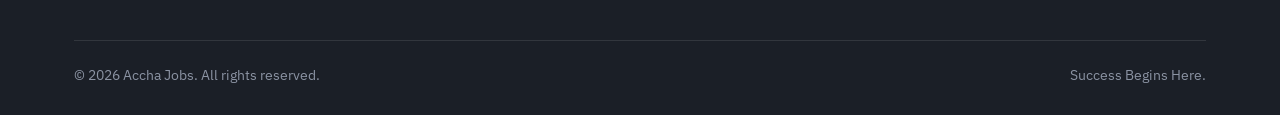
<file: for-employers.html>
<!DOCTYPE html>
<html lang="en">
<head>
<meta charset="UTF-8">
<meta name="viewport" content="width=device-width, initial-scale=1.0">
<title>For Employers — Accha Jobs</title>
<meta name="description" content="Zero-cost hiring assistance, screened candidates and campus drive support — Accha Jobs helps companies hire the best talent, fast.">
<link rel="icon" href="assets/img/logo.png">
<link rel="preconnect" href="https://fonts.googleapis.com">
<link href="https://fonts.googleapis.com/css2?family=Rubik:wght@500;600;700;800&family=IBM+Plex+Sans:wght@400;500;600&display=swap" rel="stylesheet">
<link rel="stylesheet" href="assets/css/style.css">
</head>
<body>

<header class="site-header">
  <div class="container nav">
    <a href="index.html" class="brand"><img src="assets/img/logo.png" alt="Accha Jobs"></a>
    <nav class="nav-links">
      <a href="index.html">Home</a>
      <a href="for-job-seekers.html">For Job Seekers</a>
      <a href="for-employers.html" class="active">For Employers</a>
      <a href="campus-placements.html">Campus Placements</a>
      <a href="contact.html">Contact</a>
      <div class="nav-cta-mobile">
        <a href="#request" class="btn btn--primary btn--block">Request Talent</a>
      </div>
    </nav>
    <div class="nav-cta">
      <a href="for-job-seekers.html" class="btn btn--dark-outline">Find a Job</a>
      <a href="#request" class="btn btn--primary">Request Talent</a>
    </div>
    <button class="nav-toggle" aria-label="Menu">☰</button>
  </div>
</header>

<section class="page-hero">
  <div class="container">
    <p class="breadcrumb"><a href="index.html">Home</a> / For Employers</p>
    <p class="kicker">For Companies</p>
    <h1 class="h2" style="max-width:760px;">Hire the best talent — without building a recruitment team.</h1>
    <p class="lead" style="color:#C7CCD6;max-width:640px;">We provide zero-cost hiring assistance and end-to-end recruitment support, from sourcing to interview coordination to joining.</p>
    <div class="badge-row">
      <span class="badge">Zero-Cost Hiring</span>
      <span class="badge">Campus Drives</span>
      <span class="badge">Technical &amp; Non-Technical Roles</span>
    </div>
  </div>
</section>

<section class="section">
  <div class="container split">
    <div class="split-photo">
      <img src="assets/img/desk.jpg" alt="Recruitment support for companies">
    </div>
    <div>
      <p class="kicker">Our Services</p>
      <h2 class="h2">What we do for you.</h2>
      <ul class="check-list">
        <li>Zero cost hiring and assistance through the entire hiring process</li>
        <li>Technical hiring — software development and all engineering branches</li>
        <li>Campus placement and online assessment coordination with colleges</li>
        <li>Job fairs bringing multiple candidates together in one venue</li>
        <li>Banking &amp; NBFC front-line and back-office hiring</li>
        <li>Industrial and institutional recruitment support</li>
      </ul>
      <a href="#request" class="btn btn--teal">Request Talent</a>
    </div>
  </div>
</section>

<section class="section section--alt">
  <div class="container">
    <p class="kicker">How a Vacancy Moves</p>
    <h2 class="h2" style="margin-bottom:34px;">Five steps, five owners.</h2>
    <div class="steps">
      <div class="step"><div class="step-num">1</div><h4>Requirement collected</h4><p>We gather your role requirements directly.</p></div>
      <div class="step"><div class="step-num">2</div><h4>Candidate sourcing</h4><p>We match our active pipeline to your requirement.</p></div>
      <div class="step"><div class="step-num">3</div><h4>Interview line-up</h4><p>We coordinate scheduling with your team.</p></div>
      <div class="step"><div class="step-num">4</div><h4>Follow-up</h4><p>We track every candidate through the process.</p></div>
      <div class="step"><div class="step-num">5</div><h4>Selection &amp; joining</h4><p>A rejection triggers a reschedule, not a dropped vacancy.</p></div>
    </div>
  </div>
</section>

<section class="section">
  <div class="container">
    <p class="kicker">Sectors We Serve</p>
    <h2 class="h2" style="margin-bottom:30px;">Trusted across industries.</h2>
    <div class="grid grid--3">
      <div class="card">
        <div class="icon-badge">🏦</div>
        <h3 class="h3">Banking &amp; NBFC</h3>
        <p>Credit card officers, deputy / assistant managers, and sales roles.</p>
      </div>
      <div class="card">
        <div class="icon-badge">💻</div>
        <h3 class="h3">Corporate &amp; Technical</h3>
        <p>Technical support, data analysts, and work-from-home roles.</p>
      </div>
      <div class="card">
        <div class="icon-badge">🏭</div>
        <h3 class="h3">Industrial &amp; Institutional</h3>
        <p>Recruitment support for manufacturing, government and institutional accounts.</p>
      </div>
    </div>
  </div>
</section>

<section class="section section--dark" id="request">
  <div class="container split">
    <div>
      <p class="kicker">Request Talent</p>
      <h2 class="h2">Tell us what you're hiring for.</h2>
      <p class="lead">Fill this in and it opens directly in WhatsApp with your requirement pre-filled — send it and our team will get back to you.</p>
    </div>
    <div class="form-card">
      <form data-whatsapp="919921037299">
        <div class="form-row">
          <div class="field"><label>Company Name</label><input type="text" name="Company" required></div>
          <div class="field"><label>Contact Person</label><input type="text" name="Contact Person" required></div>
        </div>
        <div class="form-row">
          <div class="field"><label>Phone Number</label><input type="tel" name="Phone" required></div>
          <div class="field"><label>Email</label><input type="email" name="Email"></div>
        </div>
        <div class="field"><label>Role(s) You're Hiring For</label><input type="text" name="Roles" placeholder="e.g. Deputy Manager, Software Developer"></div>
        <div class="field"><label>Number of Openings</label><input type="text" name="Openings" placeholder="e.g. 3"></div>
        <button type="submit" class="btn btn--primary btn--block">Send via WhatsApp</button>
      </form>
    </div>
  </div>
</section>

<footer class="site-footer">
  <div class="container">
    <div class="footer-grid">
      <div class="footer-brand">
        <img src="assets/img/logo.png" alt="Accha Jobs">
        <p>Accha Jobs is a bridge between candidates, colleges and companies — placement, campus drives and hiring support across Maharashtra.</p>
      </div>
      <div>
        <h4>Explore</h4>
        <ul>
          <li><a href="for-job-seekers.html">For Job Seekers</a></li>
          <li><a href="for-employers.html">For Employers</a></li>
          <li><a href="campus-placements.html">Campus Placements</a></li>
        </ul>
      </div>
      <div>
        <h4>Company</h4>
        <ul>
          <li><a href="index.html">About Us</a></li>
          <li><a href="contact.html">Contact</a></li>
        </ul>
      </div>
      <div>
        <h4>Contact</h4>
        <ul>
          <li>Golden Rocks, Plot No. 21&amp;22, Vijaynagar, Behind Honda Showroom, Gajanan Maharaj Road, Chh. Sambhajinagar – 431001</li>
          <li>9921037299 / 9143973973</li>
          <li>info@acchajobs.com</li>
        </ul>
      </div>
    </div>
    <div class="footer-bottom">
      <span>© 2026 Accha Jobs. All rights reserved.</span>
      <span>Success Begins Here.</span>
    </div>
  </div>
</footer>

<a class="wa-float" href="https://wa.me/919921037299" target="_blank" aria-label="Chat on WhatsApp">💬</a>
<script src="assets/js/main.js"></script>
</body>
</html>
</file>
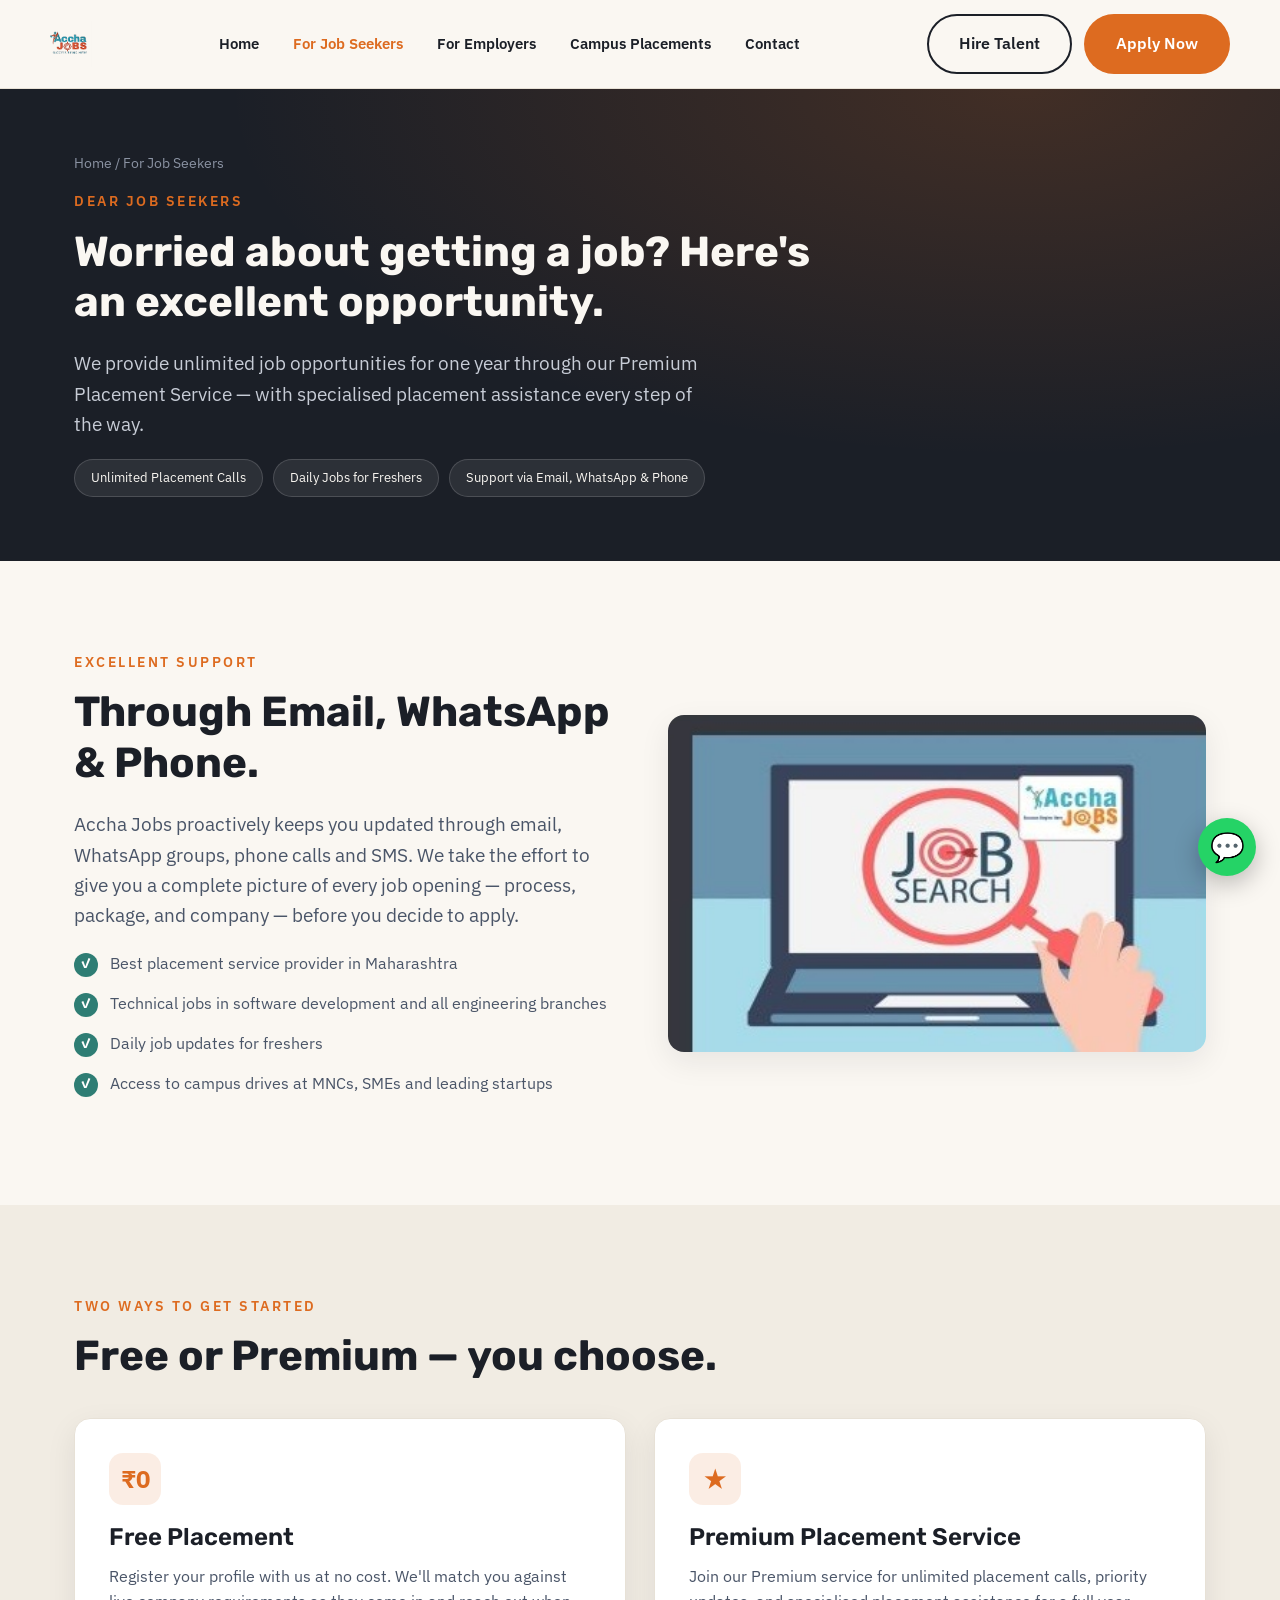
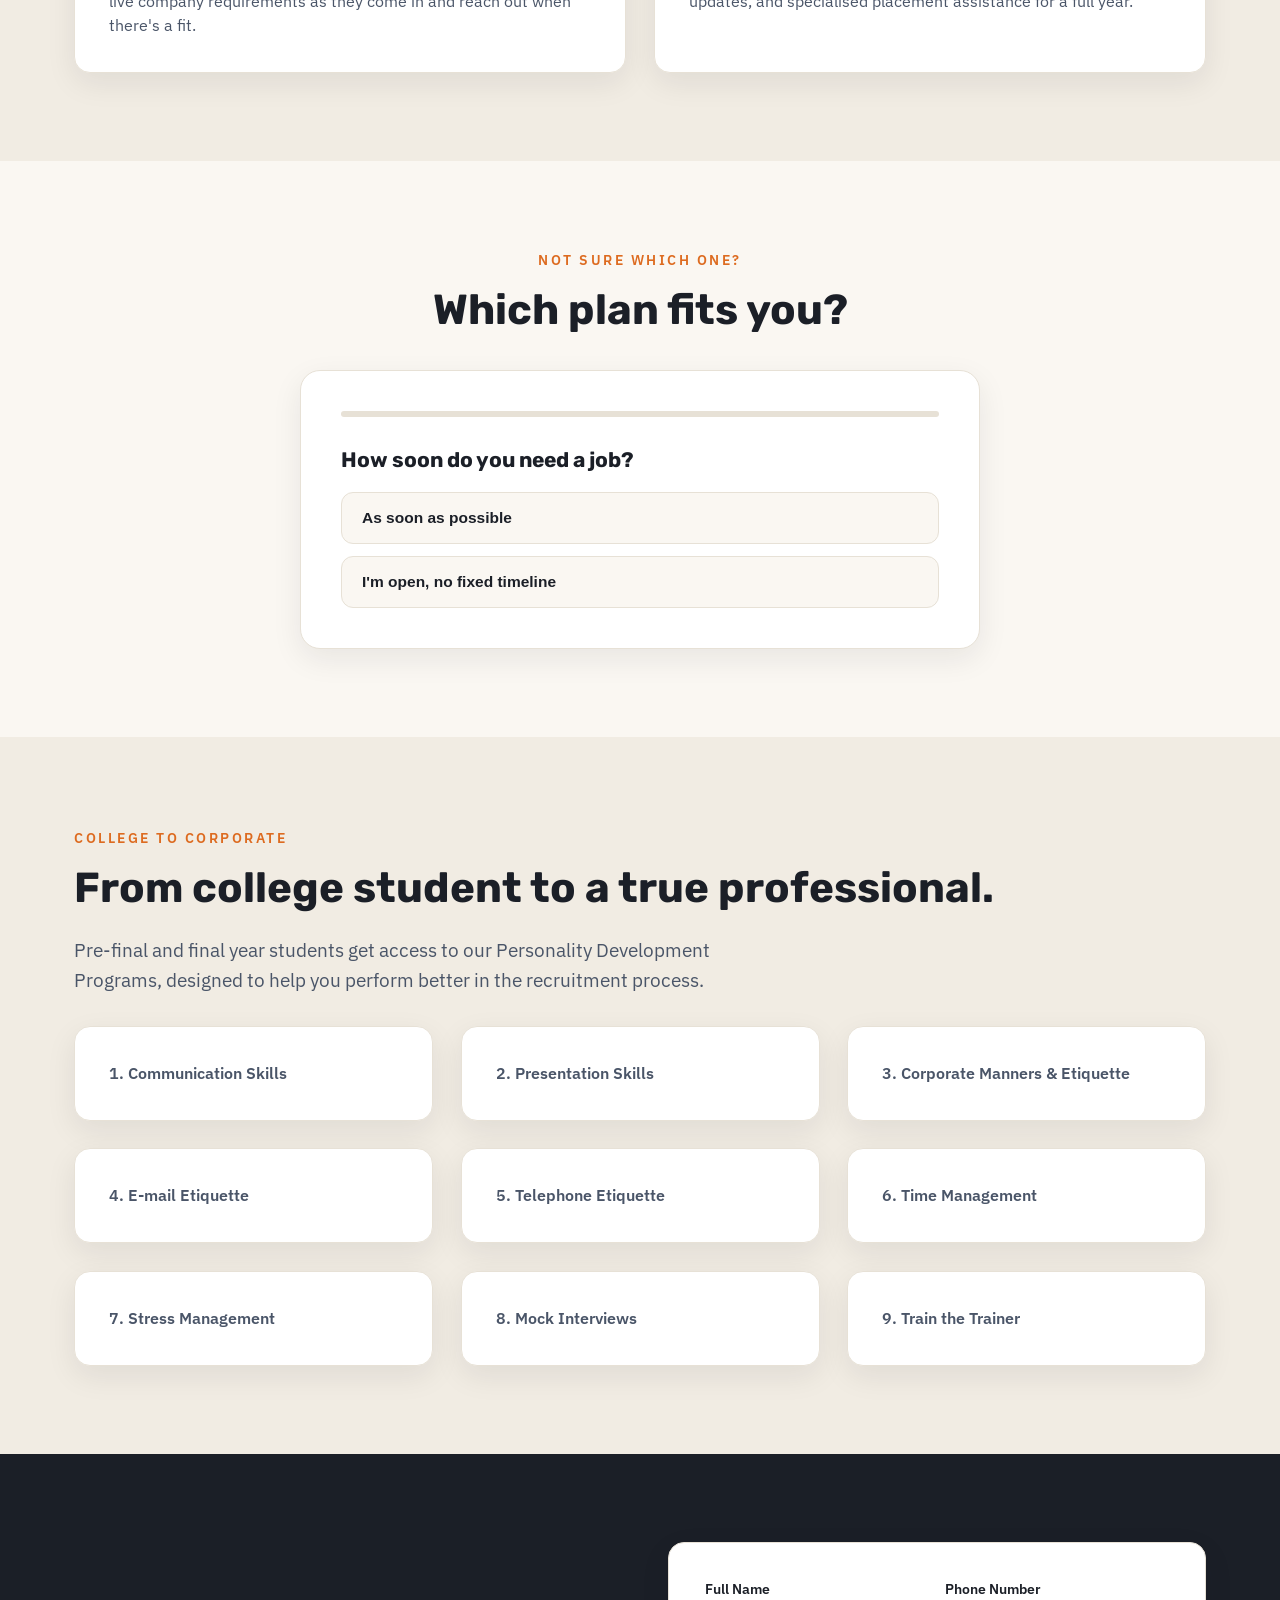
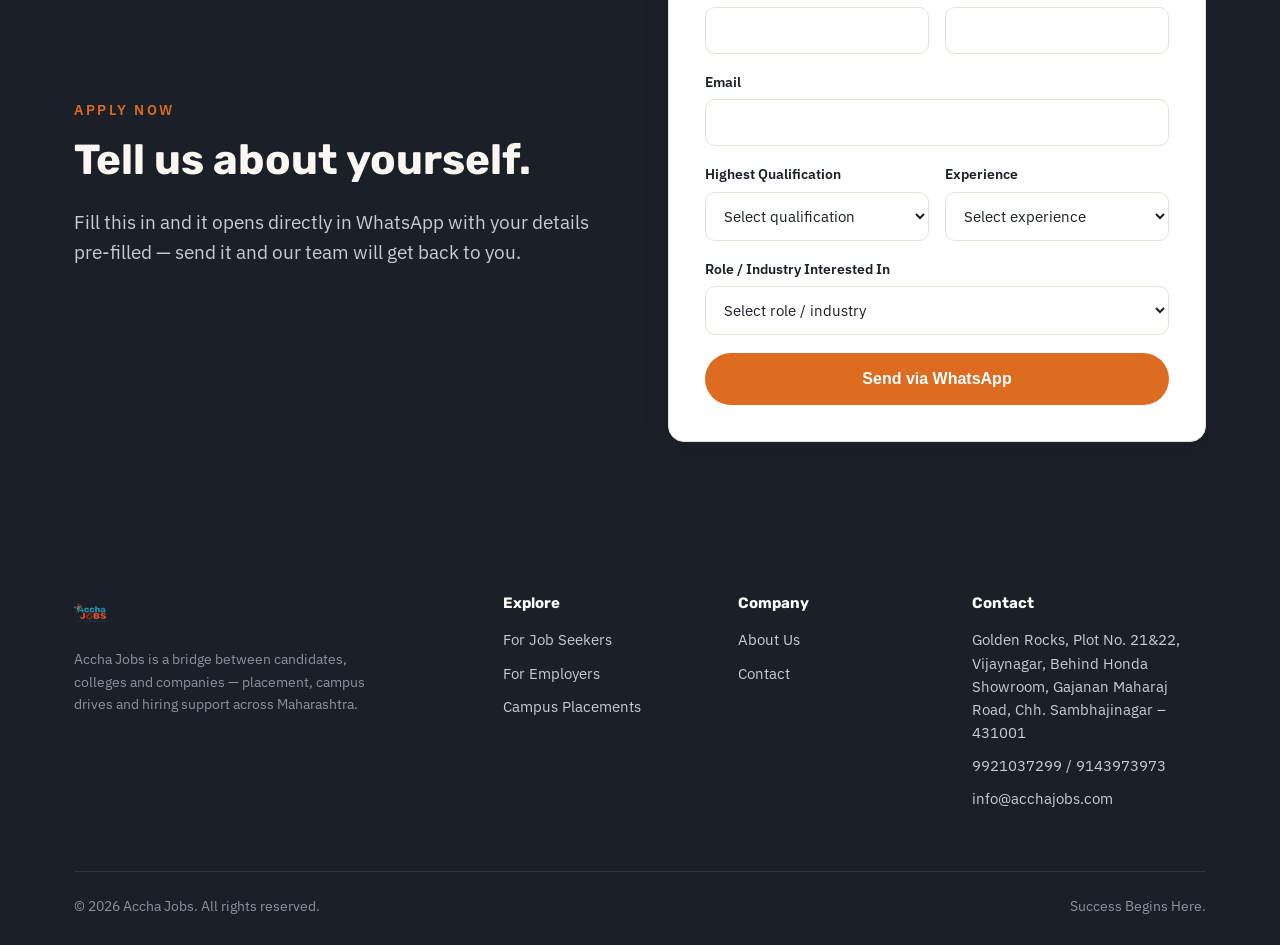
<file: for-job-seekers.html>
<!DOCTYPE html>
<html lang="en">
<head>
<meta charset="UTF-8">
<meta name="viewport" content="width=device-width, initial-scale=1.0">
<title>For Job Seekers — Accha Jobs</title>
<meta name="description" content="Free and premium placement support for job seekers — daily job updates, unlimited placement calls, and support through email, WhatsApp and phone.">
<link rel="icon" href="assets/img/logo.png">
<link rel="preconnect" href="https://fonts.googleapis.com">
<link href="https://fonts.googleapis.com/css2?family=Rubik:wght@500;600;700;800&family=IBM+Plex+Sans:wght@400;500;600&display=swap" rel="stylesheet">
<link rel="stylesheet" href="assets/css/style.css">
</head>
<body>

<header class="site-header">
  <div class="container nav">
    <a href="index.html" class="brand"><img src="assets/img/logo.png" alt="Accha Jobs"></a>
    <nav class="nav-links">
      <a href="index.html">Home</a>
      <a href="for-job-seekers.html" class="active">For Job Seekers</a>
      <a href="for-employers.html">For Employers</a>
      <a href="campus-placements.html">Campus Placements</a>
      <a href="contact.html">Contact</a>
      <div class="nav-cta-mobile">
        <a href="#apply" class="btn btn--primary btn--block">Apply Now</a>
      </div>
    </nav>
    <div class="nav-cta">
      <a href="for-employers.html" class="btn btn--dark-outline">Hire Talent</a>
      <a href="#apply" class="btn btn--primary">Apply Now</a>
    </div>
    <button class="nav-toggle" aria-label="Menu">☰</button>
  </div>
</header>

<section class="page-hero">
  <div class="container">
    <p class="breadcrumb"><a href="index.html">Home</a> / For Job Seekers</p>
    <p class="kicker">Dear Job Seekers</p>
    <h1 class="h2" style="max-width:760px;">Worried about getting a job? Here's an excellent opportunity.</h1>
    <p class="lead" style="color:#C7CCD6;max-width:640px;">We provide unlimited job opportunities for one year through our Premium Placement Service — with specialised placement assistance every step of the way.</p>
    <div class="badge-row">
      <span class="badge">Unlimited Placement Calls</span>
      <span class="badge">Daily Jobs for Freshers</span>
      <span class="badge">Support via Email, WhatsApp &amp; Phone</span>
    </div>
  </div>
</section>

<section class="section">
  <div class="container split">
    <div>
      <p class="kicker">Excellent Support</p>
      <h2 class="h2">Through Email, WhatsApp &amp; Phone.</h2>
      <p class="lead">Accha Jobs proactively keeps you updated through email, WhatsApp groups, phone calls and SMS. We take the effort to give you a complete picture of every job opening — process, package, and company — before you decide to apply.</p>
      <ul class="check-list">
        <li>Best placement service provider in Maharashtra</li>
        <li>Technical jobs in software development and all engineering branches</li>
        <li>Daily job updates for freshers</li>
        <li>Access to campus drives at MNCs, SMEs and leading startups</li>
      </ul>
    </div>
    <div class="split-photo">
      <img src="assets/img/job-search.jpg" alt="Job search made simple">
    </div>
  </div>
</section>

<section class="section section--alt">
  <div class="container">
    <p class="kicker">Two Ways to Get Started</p>
    <h2 class="h2" style="margin-bottom:36px;">Free or Premium — you choose.</h2>
    <div class="grid grid--2">
      <div class="card">
        <div class="icon-badge">₹0</div>
        <h3 class="h3">Free Placement</h3>
        <p>Register your profile with us at no cost. We'll match you against live company requirements as they come in and reach out when there's a fit.</p>
      </div>
      <div class="card">
        <div class="icon-badge">★</div>
        <h3 class="h3">Premium Placement Service</h3>
        <p>Join our Premium service for unlimited placement calls, priority updates, and specialised placement assistance for a full year.</p>
      </div>
    </div>
  </div>
</section>

<section class="section">
  <div class="container">
    <p class="kicker" style="text-align:center;display:block;">Not Sure Which One?</p>
    <h2 class="h2" style="text-align:center;margin-bottom:34px;">Which plan fits you?</h2>
    <div class="quiz">
      <div class="quiz-progress"><div class="quiz-progress-fill"></div></div>
      <div class="quiz-steps">
        <div class="quiz-step active" data-q="urgency">
          <h3>How soon do you need a job?</h3>
          <div class="quiz-options">
            <button type="button" class="quiz-option" data-value="asap">As soon as possible</button>
            <button type="button" class="quiz-option" data-value="flexible">I'm open, no fixed timeline</button>
          </div>
        </div>
        <div class="quiz-step" data-q="support">
          <h3>How much hand-holding do you want in your job search?</h3>
          <div class="quiz-options">
            <button type="button" class="quiz-option" data-value="lots">A lot — daily updates, calls, priority support</button>
            <button type="button" class="quiz-option" data-value="some">Occasional — just match me when something fits</button>
          </div>
        </div>
      </div>
      <div class="quiz-result">
        <div class="quiz-result-icon">🎯</div>
        <div class="quiz-result-title"></div>
        <p class="quiz-result-body"></p>
        <a href="#apply" class="btn btn--primary">Apply Now</a>
      </div>
    </div>
  </div>
</section>

<section class="section section--alt">
  <div class="container">
    <p class="kicker">College to Corporate</p>
    <h2 class="h2">From college student to a true professional.</h2>
    <p class="lead">Pre-final and final year students get access to our Personality Development Programs, designed to help you perform better in the recruitment process.</p>
    <div class="grid grid--3" style="margin-top:30px;">
      <div class="card"><p style="margin:0;font-weight:600;">1. Communication Skills</p></div>
      <div class="card"><p style="margin:0;font-weight:600;">2. Presentation Skills</p></div>
      <div class="card"><p style="margin:0;font-weight:600;">3. Corporate Manners &amp; Etiquette</p></div>
      <div class="card"><p style="margin:0;font-weight:600;">4. E-mail Etiquette</p></div>
      <div class="card"><p style="margin:0;font-weight:600;">5. Telephone Etiquette</p></div>
      <div class="card"><p style="margin:0;font-weight:600;">6. Time Management</p></div>
      <div class="card"><p style="margin:0;font-weight:600;">7. Stress Management</p></div>
      <div class="card"><p style="margin:0;font-weight:600;">8. Mock Interviews</p></div>
      <div class="card"><p style="margin:0;font-weight:600;">9. Train the Trainer</p></div>
    </div>
  </div>
</section>

<section class="section section--dark" id="apply">
  <div class="container split">
    <div>
      <p class="kicker">Apply Now</p>
      <h2 class="h2">Tell us about yourself.</h2>
      <p class="lead">Fill this in and it opens directly in WhatsApp with your details pre-filled — send it and our team will get back to you.</p>
    </div>
    <div class="form-card">
      <form data-whatsapp="919921037299">
        <div class="form-row">
          <div class="field"><label>Full Name</label><input type="text" name="Name" required></div>
          <div class="field"><label>Phone Number</label><input type="tel" name="Phone" required></div>
        </div>
        <div class="field"><label>Email</label><input type="email" name="Email"></div>
        <div class="form-row">
          <div class="field">
            <label>Highest Qualification</label>
            <select name="Qualification" required>
              <option value="">Select qualification</option>
              <option>10th / SSC</option>
              <option>12th / HSC</option>
              <option>ITI</option>
              <option>Diploma</option>
              <option>Graduate (B.A / B.Com / B.Sc)</option>
              <option>B.E. / B.Tech</option>
              <option>MBA</option>
              <option>M.E. / M.Tech</option>
              <option>Other Postgraduate</option>
              <option>Other</option>
            </select>
          </div>
          <div class="field">
            <label>Experience</label>
            <select name="Experience" required>
              <option value="">Select experience</option>
              <option>Fresher</option>
              <option>Less than 1 year</option>
              <option>1 – 2 years</option>
              <option>2 – 5 years</option>
              <option>5 – 10 years</option>
              <option>10+ years</option>
            </select>
          </div>
        </div>
        <div class="field">
          <label>Role / Industry Interested In</label>
          <select name="Interest" required>
            <option value="">Select role / industry</option>
            <option>Software Development / IT</option>
            <option>Banking &amp; NBFC</option>
            <option>Corporate &amp; Technical Support</option>
            <option>Industrial &amp; Manufacturing</option>
            <option>Institutional &amp; Government</option>
            <option>Retail &amp; Sales</option>
            <option>Work From Home Roles</option>
            <option>Other</option>
          </select>
        </div>
        <button type="submit" class="btn btn--primary btn--block">Send via WhatsApp</button>
      </form>
    </div>
  </div>
</section>

<footer class="site-footer">
  <div class="container">
    <div class="footer-grid">
      <div class="footer-brand">
        <img src="assets/img/logo.png" alt="Accha Jobs">
        <p>Accha Jobs is a bridge between candidates, colleges and companies — placement, campus drives and hiring support across Maharashtra.</p>
      </div>
      <div>
        <h4>Explore</h4>
        <ul>
          <li><a href="for-job-seekers.html">For Job Seekers</a></li>
          <li><a href="for-employers.html">For Employers</a></li>
          <li><a href="campus-placements.html">Campus Placements</a></li>
        </ul>
      </div>
      <div>
        <h4>Company</h4>
        <ul>
          <li><a href="index.html">About Us</a></li>
          <li><a href="contact.html">Contact</a></li>
        </ul>
      </div>
      <div>
        <h4>Contact</h4>
        <ul>
          <li>Golden Rocks, Plot No. 21&amp;22, Vijaynagar, Behind Honda Showroom, Gajanan Maharaj Road, Chh. Sambhajinagar – 431001</li>
          <li>9921037299 / 9143973973</li>
          <li>info@acchajobs.com</li>
        </ul>
      </div>
    </div>
    <div class="footer-bottom">
      <span>© 2026 Accha Jobs. All rights reserved.</span>
      <span>Success Begins Here.</span>
    </div>
  </div>
</footer>

<a class="wa-float" href="https://wa.me/919921037299" target="_blank" aria-label="Chat on WhatsApp">💬</a>
<script src="assets/js/main.js"></script>
</body>
</html>
</file>
<file: assets/css/style.css>
:root{
  --dark:#1B1F27;
  --dark-soft:#2A2F3A;
  --light:#FAF7F2;
  --white:#FFFFFF;
  --orange:#DD6B20;
  --orange-dark:#C25A16;
  --teal:#2E7D74;
  --teal-dark:#256963;
  --gray:#4A5568;
  --gray-light:#8B93A3;
  --border:#E7E1D6;
  --radius:16px;
  --shadow:0 10px 30px rgba(27,31,39,0.08);
  --shadow-lg:0 20px 50px rgba(27,31,39,0.16);
}

*{box-sizing:border-box;}
html{scroll-behavior:smooth;}
body{
  margin:0;
  font-family:'IBM Plex Sans', Arial, sans-serif;
  color:var(--dark);
  background:var(--light);
  line-height:1.6;
}
h1,h2,h3,h4{
  font-family:'Rubik', Arial, sans-serif;
  margin:0 0 .5em;
  line-height:1.2;
}
p{margin:0 0 1em;}
a{color:inherit;text-decoration:none;}
img{max-width:100%;display:block;}
.container{max-width:1180px;margin:0 auto;padding:0 24px;}
.section{padding:88px 0;}
.section--tight{padding:56px 0;}
.section--dark{background:var(--dark);color:var(--light);}
.section--alt{background:#F1ECE3;}

.kicker{
  display:inline-block;
  font-size:14px;
  font-weight:600;
  letter-spacing:2.5px;
  text-transform:uppercase;
  color:var(--orange);
  margin-bottom:14px;
}
.section--dark .kicker{color:var(--orange);}

.h2{font-size:clamp(28px,4vw,42px);font-weight:700;}
.h3{font-size:24px;font-weight:600;}
.lead{font-size:19px;color:var(--gray);max-width:640px;}
.section--dark .lead{color:#C7CCD6;}

/* Buttons */
.btn{
  display:inline-flex;align-items:center;justify-content:center;gap:8px;
  padding:15px 30px;border-radius:100px;font-weight:600;font-size:16px;
  cursor:pointer;border:2px solid transparent;transition:all .2s ease;
  white-space:nowrap;
}
.btn--primary{background:var(--orange);color:#fff;}
.btn--primary:hover{background:var(--orange-dark);transform:translateY(-2px);}
.btn--outline{border-color:var(--white);color:var(--white);}
.btn--outline:hover{background:var(--white);color:var(--dark);}
.btn--dark-outline{border-color:var(--dark);color:var(--dark);}
.btn--dark-outline:hover{background:var(--dark);color:#fff;}
.btn--teal{background:var(--teal);color:#fff;}
.btn--teal:hover{background:var(--teal-dark);}
.btn--block{width:100%;}
.btn-row{display:flex;gap:16px;flex-wrap:wrap;}

/* Header */
.site-header{
  position:sticky;top:0;z-index:100;
  background:rgba(250,247,242,0.92);
  backdrop-filter:blur(10px);
  border-bottom:1px solid var(--border);
}
.nav{display:flex;align-items:center;justify-content:space-between;padding:14px 0;}
.brand{display:flex;align-items:center;gap:10px;}
.brand img{height:46px;width:auto;}
.nav-links{display:flex;align-items:center;gap:34px;}
.nav-links a{font-weight:600;font-size:15px;color:var(--dark);position:relative;padding:6px 0;}
.nav-links a:hover, .nav-links a.active{color:var(--orange);}
.nav-cta{display:flex;gap:12px;align-items:center;}
.nav-toggle{display:none;background:none;border:none;font-size:26px;cursor:pointer;color:var(--dark);}
.nav-cta-mobile{display:none;}

@media (max-width:900px){
  .nav-links{
    position:fixed;top:74px;left:0;right:0;bottom:0;
    background:var(--light);flex-direction:column;align-items:flex-start;
    padding:30px 24px;gap:22px;transform:translateX(100%);
    transition:transform .25s ease;overflow-y:auto;
  }
  .nav-links.open{transform:translateX(0);}
  .nav-links a{font-size:20px;}
  .nav-cta{display:none;}
  .nav-links .nav-cta-mobile{display:flex;flex-direction:column;gap:12px;width:100%;margin-top:12px;}
  .nav-toggle{display:block;}
}

/* Hero */
.hero{
  position:relative;overflow:hidden;
  background:var(--dark);color:var(--light);
  padding:90px 0 100px;
}
.hero::after{
  content:"";position:absolute;inset:0;
  background:radial-gradient(ellipse at 75% 20%, rgba(221,107,32,0.22), transparent 55%),
             radial-gradient(ellipse at 15% 85%, rgba(46,125,116,0.25), transparent 50%);
  pointer-events:none;
}
.hero-grid{
  position:relative;z-index:1;
  display:grid;grid-template-columns:1.1fr .9fr;gap:56px;align-items:center;
}
@media (max-width:900px){.hero-grid{grid-template-columns:1fr;}}
.hero h1{font-size:clamp(34px,5vw,58px);font-weight:800;}
.hero .accent{color:var(--orange);}
.hero-photo{
  border-radius:24px;overflow:hidden;box-shadow:var(--shadow-lg);
  position:relative;aspect-ratio:4/5;
}
.hero-photo img{width:100%;height:100%;object-fit:cover;}
.stat-strip{
  display:flex;gap:40px;margin-top:44px;flex-wrap:wrap;
}
.stat-strip .stat-num{font-family:'Rubik';font-weight:800;font-size:34px;color:var(--orange);}
.stat-strip .stat-label{font-size:14px;color:var(--gray-light);text-transform:uppercase;letter-spacing:1px;}

/* Cards */
.grid{display:grid;gap:28px;}
.grid--3{grid-template-columns:repeat(3,1fr);}
.grid--2{grid-template-columns:repeat(2,1fr);}
@media (max-width:900px){.grid--3,.grid--2{grid-template-columns:1fr;}}

.card{
  background:var(--white);border-radius:var(--radius);
  padding:34px;box-shadow:var(--shadow);border:1px solid var(--border);
  transition:transform .2s ease, box-shadow .2s ease;
}
.card:hover{transform:translateY(-4px);box-shadow:var(--shadow-lg);}
.card .icon-badge{
  width:52px;height:52px;border-radius:14px;
  display:flex;align-items:center;justify-content:center;
  background:rgba(221,107,32,0.12);color:var(--orange);
  font-size:24px;font-weight:800;margin-bottom:18px;
}
.card p{color:var(--gray);font-size:15.5px;margin-bottom:0;}

.card--flush{padding:0;overflow:hidden;}
.card--flush img{height:220px;width:100%;object-fit:cover;}
.card--flush .card-body{padding:26px;}

/* Split section */
.split{display:grid;grid-template-columns:1fr 1fr;gap:56px;align-items:center;}
@media (max-width:900px){.split{grid-template-columns:1fr;}}
.split-photo{border-radius:var(--radius);overflow:hidden;box-shadow:var(--shadow);}
.split-photo img{width:100%;object-fit:cover;}
.check-list{list-style:none;padding:0;margin:20px 0;}
.check-list li{
  display:flex;gap:12px;align-items:flex-start;margin-bottom:14px;font-size:15.5px;color:var(--gray);
}
.check-list li::before{
  content:"✓";flex:none;width:24px;height:24px;border-radius:50%;
  background:var(--teal);color:#fff;font-size:13px;font-weight:700;
  display:flex;align-items:center;justify-content:center;margin-top:2px;
}

/* Process steps */
.steps{display:grid;grid-template-columns:repeat(5,1fr);gap:18px;}
@media (max-width:900px){.steps{grid-template-columns:repeat(2,1fr);}}
.step{background:var(--white);border-radius:14px;padding:26px 20px;border:1px solid var(--border);}
.step .step-num{font-family:'Rubik';font-weight:800;font-size:32px;color:var(--orange);}
.step h4{font-size:16px;margin:10px 0 6px;}
.step p{font-size:13.5px;color:var(--gray);margin:0;}

/* Trust metrics bar */
.trust-bar{
  display:flex;flex-wrap:wrap;justify-content:center;gap:0;
  background:var(--white);border:1px solid var(--border);border-radius:var(--radius);
  box-shadow:var(--shadow);overflow:hidden;
}
.trust-bar .trust-item{
  flex:1;min-width:180px;text-align:center;padding:30px 20px;
  border-right:1px solid var(--border);
}
.trust-bar .trust-item:last-child{border-right:none;}
.trust-bar .trust-num{font-family:'Rubik';font-weight:800;font-size:32px;color:var(--orange);}
.trust-bar .trust-label{font-size:13.5px;color:var(--gray);text-transform:uppercase;letter-spacing:.6px;margin-top:4px;}
@media (max-width:700px){
  .trust-bar{flex-direction:column;}
  .trust-bar .trust-item{border-right:none;border-bottom:1px solid var(--border);}
  .trust-bar .trust-item:last-child{border-bottom:none;}
}

/* Testimonials */
.testimonial-grid{display:grid;grid-template-columns:repeat(3,1fr);gap:26px;}
@media (max-width:900px){.testimonial-grid{grid-template-columns:1fr;}}
.testimonial-card{
  background:var(--white);border:1px solid var(--border);border-radius:var(--radius);
  padding:30px;box-shadow:var(--shadow);display:flex;flex-direction:column;
}
.testimonial-stars{color:var(--orange);font-size:15px;margin-bottom:14px;letter-spacing:2px;}
.testimonial-quote{color:var(--gray);font-size:15px;flex:1;margin:0 0 20px;font-style:italic;}
.testimonial-foot{display:flex;align-items:center;gap:12px;}
.testimonial-avatar{
  width:44px;height:44px;border-radius:50%;flex:none;
  display:flex;align-items:center;justify-content:center;
  background:rgba(46,125,116,0.12);color:var(--teal);
  font-family:'Rubik';font-weight:700;font-size:16px;
}
.testimonial-name{font-weight:700;font-size:14.5px;}
.testimonial-meta{font-size:13px;color:var(--gray-light);}

/* Recent openings preview */
.openings-grid{display:grid;grid-template-columns:repeat(3,1fr);gap:22px;}
@media (max-width:900px){.openings-grid{grid-template-columns:1fr;}}
.opening-card{
  background:var(--white);border:1px solid var(--border);border-radius:14px;
  padding:24px;box-shadow:var(--shadow);position:relative;
}
.opening-badge{
  position:absolute;top:20px;right:20px;background:rgba(221,107,32,0.12);
  color:var(--orange);font-size:11px;font-weight:700;text-transform:uppercase;
  letter-spacing:.5px;padding:4px 10px;border-radius:100px;
}
.opening-role{font-weight:700;font-size:16.5px;margin:0 0 6px;padding-right:70px;}
.opening-loc{font-size:13.5px;color:var(--gray-light);margin-bottom:14px;}
.opening-tags{display:flex;flex-wrap:wrap;gap:8px;}
.opening-tag{
  font-size:12px;font-weight:600;color:var(--teal);background:rgba(46,125,116,0.1);
  padding:5px 11px;border-radius:100px;
}

/* Logo strip */
.logo-strip{display:flex;flex-wrap:wrap;gap:14px;align-items:center;justify-content:center;}
.logo-pill{
  background:var(--white);border:1px solid var(--border);border-radius:100px;
  padding:10px 22px;font-weight:600;font-size:14px;color:var(--gray);
}

/* CTA banner */
.cta-banner{
  background:linear-gradient(120deg,var(--teal),var(--teal-dark));
  border-radius:24px;padding:56px;color:#fff;
  display:flex;justify-content:space-between;align-items:center;gap:30px;flex-wrap:wrap;
}
.cta-banner h2{font-size:28px;}
.cta-banner p{color:rgba(255,255,255,0.85);margin-bottom:0;}

/* Form */
.form-card{background:var(--white);border-radius:var(--radius);padding:36px;box-shadow:var(--shadow);border:1px solid var(--border);}
.form-row{display:grid;grid-template-columns:1fr 1fr;gap:16px;}
@media (max-width:640px){.form-row{grid-template-columns:1fr;}}
.field{margin-bottom:18px;}
.field label{display:block;font-size:13.5px;font-weight:600;margin-bottom:6px;color:var(--dark);}
.field input, .field select, .field textarea{
  width:100%;padding:13px 14px;border-radius:10px;border:1.5px solid var(--border);
  font-family:inherit;font-size:15px;background:#fff;color:var(--dark);
}
.field input:focus, .field select:focus, .field textarea:focus{outline:none;border-color:var(--orange);}
.field textarea{resize:vertical;min-height:110px;}

/* Contact info tiles */
.contact-tile{background:var(--white);border-radius:16px;padding:28px;border:1px solid var(--border);}
.contact-tile .icon-badge{background:rgba(46,125,116,0.12);color:var(--teal);}

/* Footer */
.site-footer{background:var(--dark);color:#C7CCD6;padding:64px 0 28px;}
.footer-grid{display:grid;grid-template-columns:2fr 1fr 1fr 1.2fr;gap:40px;}
@media (max-width:900px){.footer-grid{grid-template-columns:1fr 1fr;}}
.footer-grid h4{color:#fff;font-size:15px;margin-bottom:16px;}
.footer-grid ul{list-style:none;padding:0;margin:0;}
.footer-grid li{margin-bottom:10px;font-size:14.5px;}
.footer-grid a:hover{color:var(--orange);}
.footer-bottom{
  margin-top:50px;padding-top:24px;border-top:1px solid rgba(255,255,255,0.1);
  display:flex;justify-content:space-between;flex-wrap:wrap;gap:10px;font-size:13.5px;color:var(--gray-light);
}
.footer-brand img{height:40px;margin-bottom:14px;}
.footer-brand p{color:var(--gray-light);font-size:14px;max-width:320px;}

/* Sticky WhatsApp button */
.wa-float{
  position:fixed;bottom:24px;right:24px;z-index:200;
  width:58px;height:58px;border-radius:50%;
  background:#25D366;display:flex;align-items:center;justify-content:center;
  box-shadow:0 8px 24px rgba(0,0,0,0.25);
  font-size:28px;color:#fff;
}

/* Page hero (inner pages) */
.page-hero{
  background:var(--dark);color:var(--light);padding:64px 0;position:relative;overflow:hidden;
}
.page-hero::after{
  content:"";position:absolute;inset:0;
  background:radial-gradient(ellipse at 80% 0%, rgba(221,107,32,0.2), transparent 55%);
}
.page-hero .container{position:relative;z-index:1;}
.breadcrumb{font-size:13.5px;color:var(--gray-light);margin-bottom:14px;}
.breadcrumb a:hover{color:var(--orange);}

.badge-row{display:flex;gap:10px;flex-wrap:wrap;margin-top:18px;}
.badge{background:rgba(255,255,255,0.08);border:1px solid rgba(255,255,255,0.15);padding:8px 16px;border-radius:100px;font-size:13px;}

.two-col-text{columns:2;column-gap:40px;}
@media (max-width:700px){.two-col-text{columns:1;}}

/* ---------- Scroll progress bar ---------- */
.scroll-progress{
  position:fixed;top:0;left:0;height:3px;width:0%;z-index:300;
  background:linear-gradient(90deg,var(--orange),var(--teal));
  transition:width .08s linear;
}

/* ---------- Header shrink on scroll ---------- */
.site-header{transition:box-shadow .25s ease, padding .25s ease;}
.site-header.scrolled{box-shadow:0 4px 18px rgba(27,31,39,0.08);}
.site-header.scrolled .brand img{height:38px;transition:height .25s ease;}
.brand img{transition:height .25s ease;}

/* ---------- Scroll reveal ---------- */
.reveal{
  opacity:0;transform:translateY(26px);
  transition:opacity .6s ease, transform .6s ease;
  will-change:opacity, transform;
}
.reveal.visible{opacity:1;transform:translateY(0);}

/* ---------- FAQ accordion ---------- */
.faq-list{max-width:820px;margin:0 auto;}
.faq-item{
  background:var(--white);border:1px solid var(--border);border-radius:14px;
  margin-bottom:14px;overflow:hidden;
}
.faq-q{
  display:flex;align-items:center;justify-content:space-between;gap:16px;
  padding:20px 24px;cursor:pointer;font-weight:600;font-size:16px;color:var(--dark);
  user-select:none;
}
.faq-q::after{
  content:"+";flex:none;font-size:22px;font-weight:400;color:var(--orange);
  transition:transform .25s ease;line-height:1;
}
.faq-item.open .faq-q::after{transform:rotate(45deg);}
.faq-a{
  max-height:0;overflow:hidden;
  transition:max-height .3s ease, padding .3s ease;
  padding:0 24px;color:var(--gray);font-size:15px;
}
.faq-item.open .faq-a{max-height:300px;padding:0 24px 22px;}

/* ---------- Role ticker (marquee) ---------- */
.ticker{
  overflow:hidden;position:relative;
  -webkit-mask-image:linear-gradient(90deg,transparent,#000 8%,#000 92%,transparent);
  mask-image:linear-gradient(90deg,transparent,#000 8%,#000 92%,transparent);
}
.ticker-track{
  display:flex;gap:14px;width:max-content;
  animation:ticker-scroll 26s linear infinite;
}
.ticker:hover .ticker-track{animation-play-state:paused;}
@keyframes ticker-scroll{
  from{transform:translateX(0);}
  to{transform:translateX(-50%);}
}
.ticker-pill{
  flex:none;background:var(--white);border:1px solid var(--border);
  border-radius:100px;padding:10px 22px;font-size:14px;font-weight:600;color:var(--gray);
  white-space:nowrap;
}

/* ---------- Animated counters ---------- */
.count-num{font-family:'Rubik';font-weight:800;color:var(--orange);}

/* ---------- Quiz widget ---------- */
.quiz{background:var(--white);border-radius:20px;padding:40px;box-shadow:var(--shadow);border:1px solid var(--border);max-width:680px;margin:0 auto;}
.quiz-progress{height:6px;background:var(--border);border-radius:100px;overflow:hidden;margin-bottom:30px;}
.quiz-progress-fill{height:100%;width:0%;background:linear-gradient(90deg,var(--orange),var(--teal));transition:width .3s ease;}
.quiz-step{display:none;}
.quiz-step.active{display:block;animation:quiz-fade .35s ease;}
@keyframes quiz-fade{from{opacity:0;transform:translateY(8px);}to{opacity:1;transform:translateY(0);}}
.quiz-step h3{font-size:21px;margin-bottom:20px;}
.quiz-options{display:grid;gap:12px;}
.quiz-option{
  text-align:left;background:var(--light);border:1.5px solid var(--border);border-radius:12px;
  padding:16px 20px;font-size:15.5px;font-weight:600;color:var(--dark);
  cursor:pointer;transition:all .18s ease;
}
.quiz-option:hover{border-color:var(--orange);background:rgba(221,107,32,0.06);}
.quiz-option.picked{border-color:var(--orange);background:rgba(221,107,32,0.12);color:var(--orange-dark);}
.quiz-result{display:none;text-align:center;}
.quiz-result-icon{font-size:44px;margin-bottom:12px;}
.quiz-result-title{font-size:23px;font-weight:700;margin-bottom:12px;}
.quiz-result-body{color:var(--gray);font-size:15.5px;margin-bottom:26px;}
</file>
